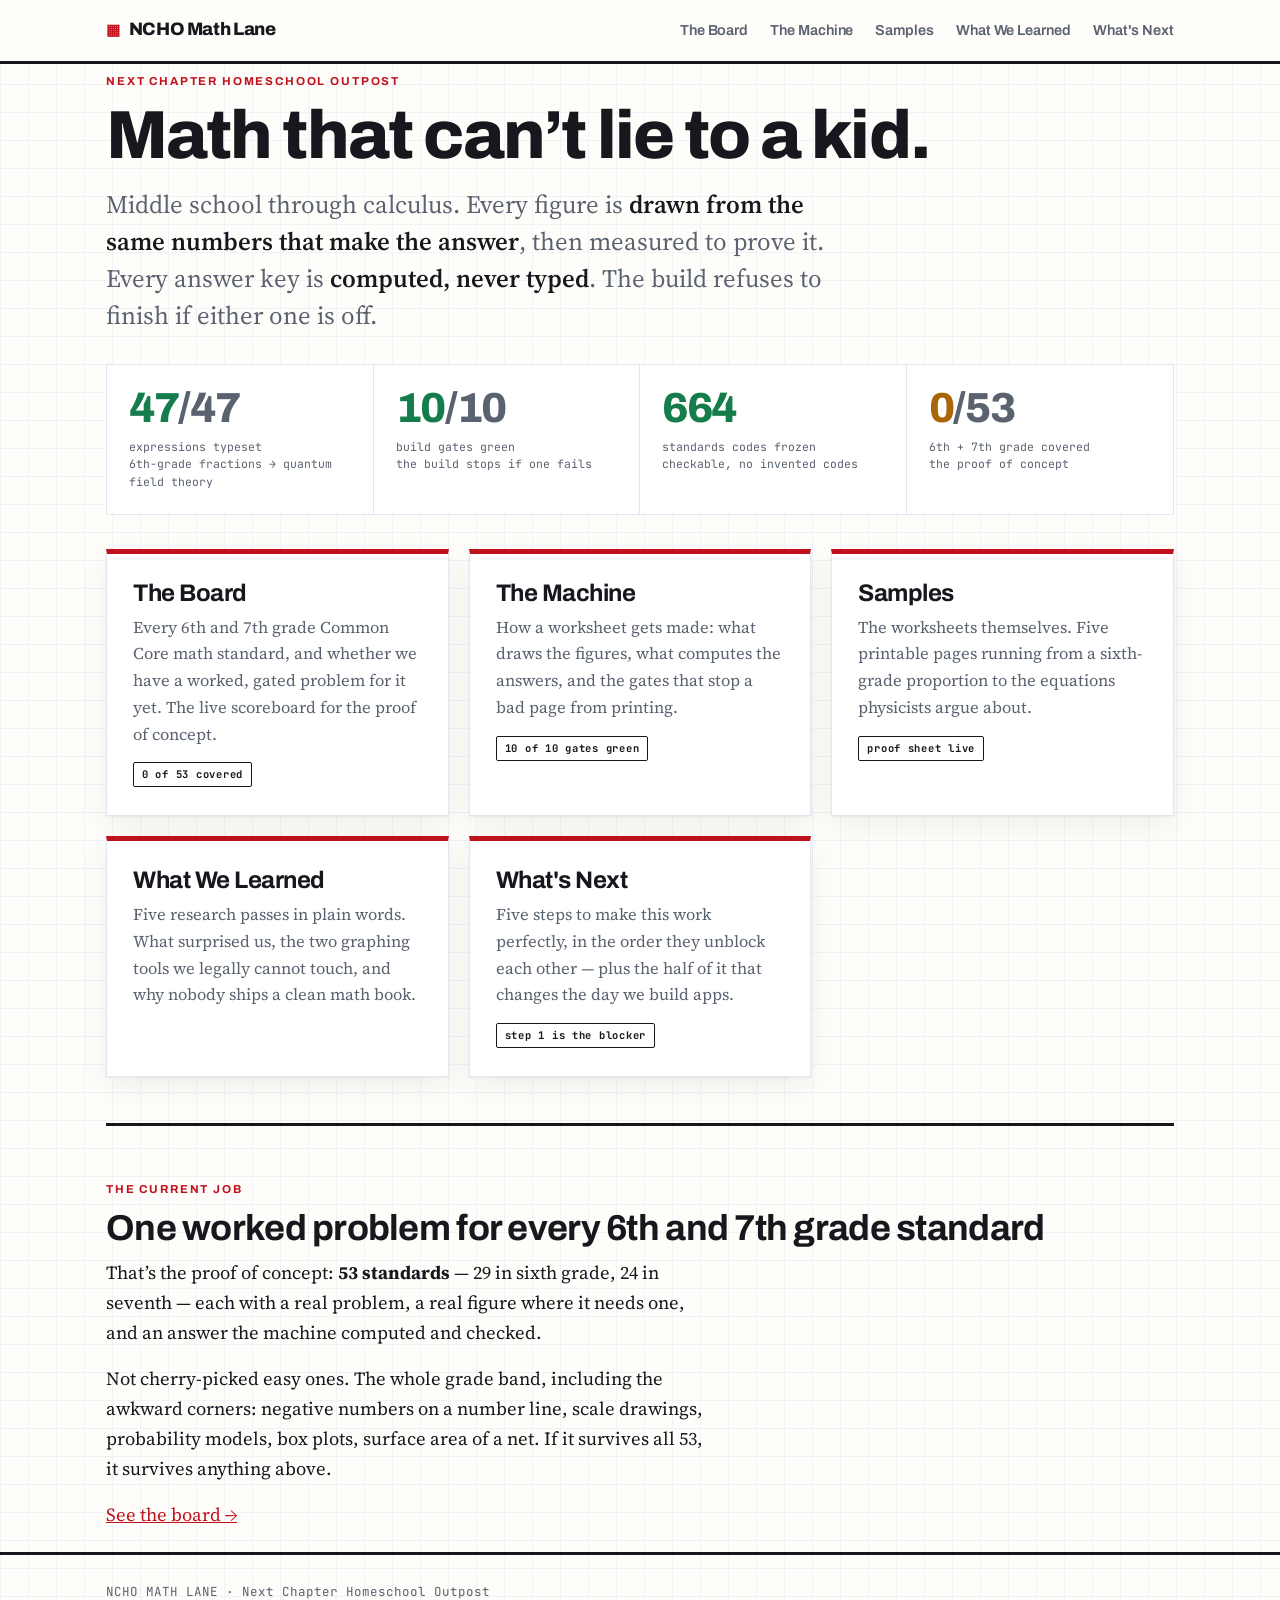
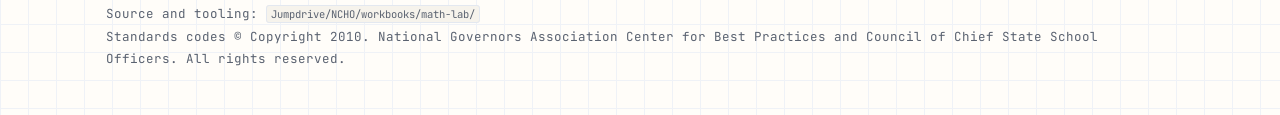
<file: site/index.html>
<!doctype html>
<html lang="en">
<head>
<meta charset="utf-8">
<meta name="viewport" content="width=device-width, initial-scale=1">
<meta name="robots" content="noindex, nofollow">
<title>NCHO Math Lane</title>
<meta name="description" content="Building math worksheets whose figures and answer keys cannot be wrong. Middle school and up.">
<link rel="icon" href="assets/favicon.svg" type="image/svg+xml">
<link rel="preconnect" href="https://fonts.googleapis.com">
<link rel="preconnect" href="https://fonts.gstatic.com" crossorigin>
<link rel="stylesheet" href="https://fonts.googleapis.com/css2?family=Archivo:wght@600;700;800&family=Source+Serif+4:ital,opsz,wght@0,8..60,400;0,8..60,600;1,8..60,400&family=JetBrains+Mono:wght@400;700&display=swap">
<link rel="stylesheet" href="assets/site.css">
</head>
<body>
<header class="site-head">
  <div class="wrap">
    <a class="home" href="index.html">NCHO Math Lane</a>
    <nav class="site-nav">
      <a href="standards/index.html">The Board</a>
      <a href="machine/index.html">The Machine</a>
      <a href="samples/index.html">Samples</a>
      <a href="findings/index.html">What We Learned</a>
      <a href="roadmap/index.html">What's Next</a>
    </nav>
  </div>
</header>

<main class="wrap">
  <span class="lbl">Next Chapter Homeschool Outpost</span>
  <h1>Math that can&rsquo;t lie to a kid.</h1>
  <p class="lede">Middle school through calculus. Every figure is <strong>drawn from the same
  numbers that make the answer</strong>, then measured to prove it. Every answer key is
  <strong>computed, never typed</strong>. The build refuses to finish if either one is off.</p>

  <div class="stats">
    <div>
      <div class="stat-n">47<span style="color:var(--pencil)">/47</span></div>
      <div class="stat-l">expressions typeset<br>6th-grade fractions &rarr; quantum field theory</div>
    </div>
    <div>
      <div class="stat-n">10<span style="color:var(--pencil)">/10</span></div>
      <div class="stat-l">build gates green<br>the build stops if one fails</div>
    </div>
    <div>
      <div class="stat-n">664</div>
      <div class="stat-l">standards codes frozen<br>checkable, no invented codes</div>
    </div>
    <div>
      <div class="stat-n amber">0<span style="color:var(--pencil)">/53</span></div>
      <div class="stat-l">6th + 7th grade covered<br>the proof of concept</div>
    </div>
  </div>

  <ul class="cards" id="module-cards"></ul>

  <hr class="hr">
  <section>
    <span class="lbl">The current job</span>
    <h2>One worked problem for every 6th and 7th grade standard</h2>
    <p>That&rsquo;s the proof of concept: <strong>53 standards</strong> &mdash; 29 in sixth grade,
    24 in seventh &mdash; each with a real problem, a real figure where it needs one, and an answer
    the machine computed and checked.</p>
    <p>Not cherry-picked easy ones. The whole grade band, including the awkward corners: negative
    numbers on a number line, scale drawings, probability models, box plots, surface area of a net.
    If it survives all 53, it survives anything above.</p>
    <p><a href="standards/index.html">See the board &rarr;</a></p>
  </section>
</main>

<script src="data/modules.js"></script>
<script src="assets/hub.js"></script>

<footer class="site-foot">
  <div class="wrap">
    <div>NCHO MATH LANE &middot; Next Chapter Homeschool Outpost</div>
    <div>Source and tooling: <code>Jumpdrive/NCHO/workbooks/math-lab/</code></div>
    <div>Standards codes &copy; Copyright 2010. National Governors Association Center for Best Practices and Council of Chief State School Officers. All rights reserved.</div>
  </div>
</footer>
</body>
</html>
</file>
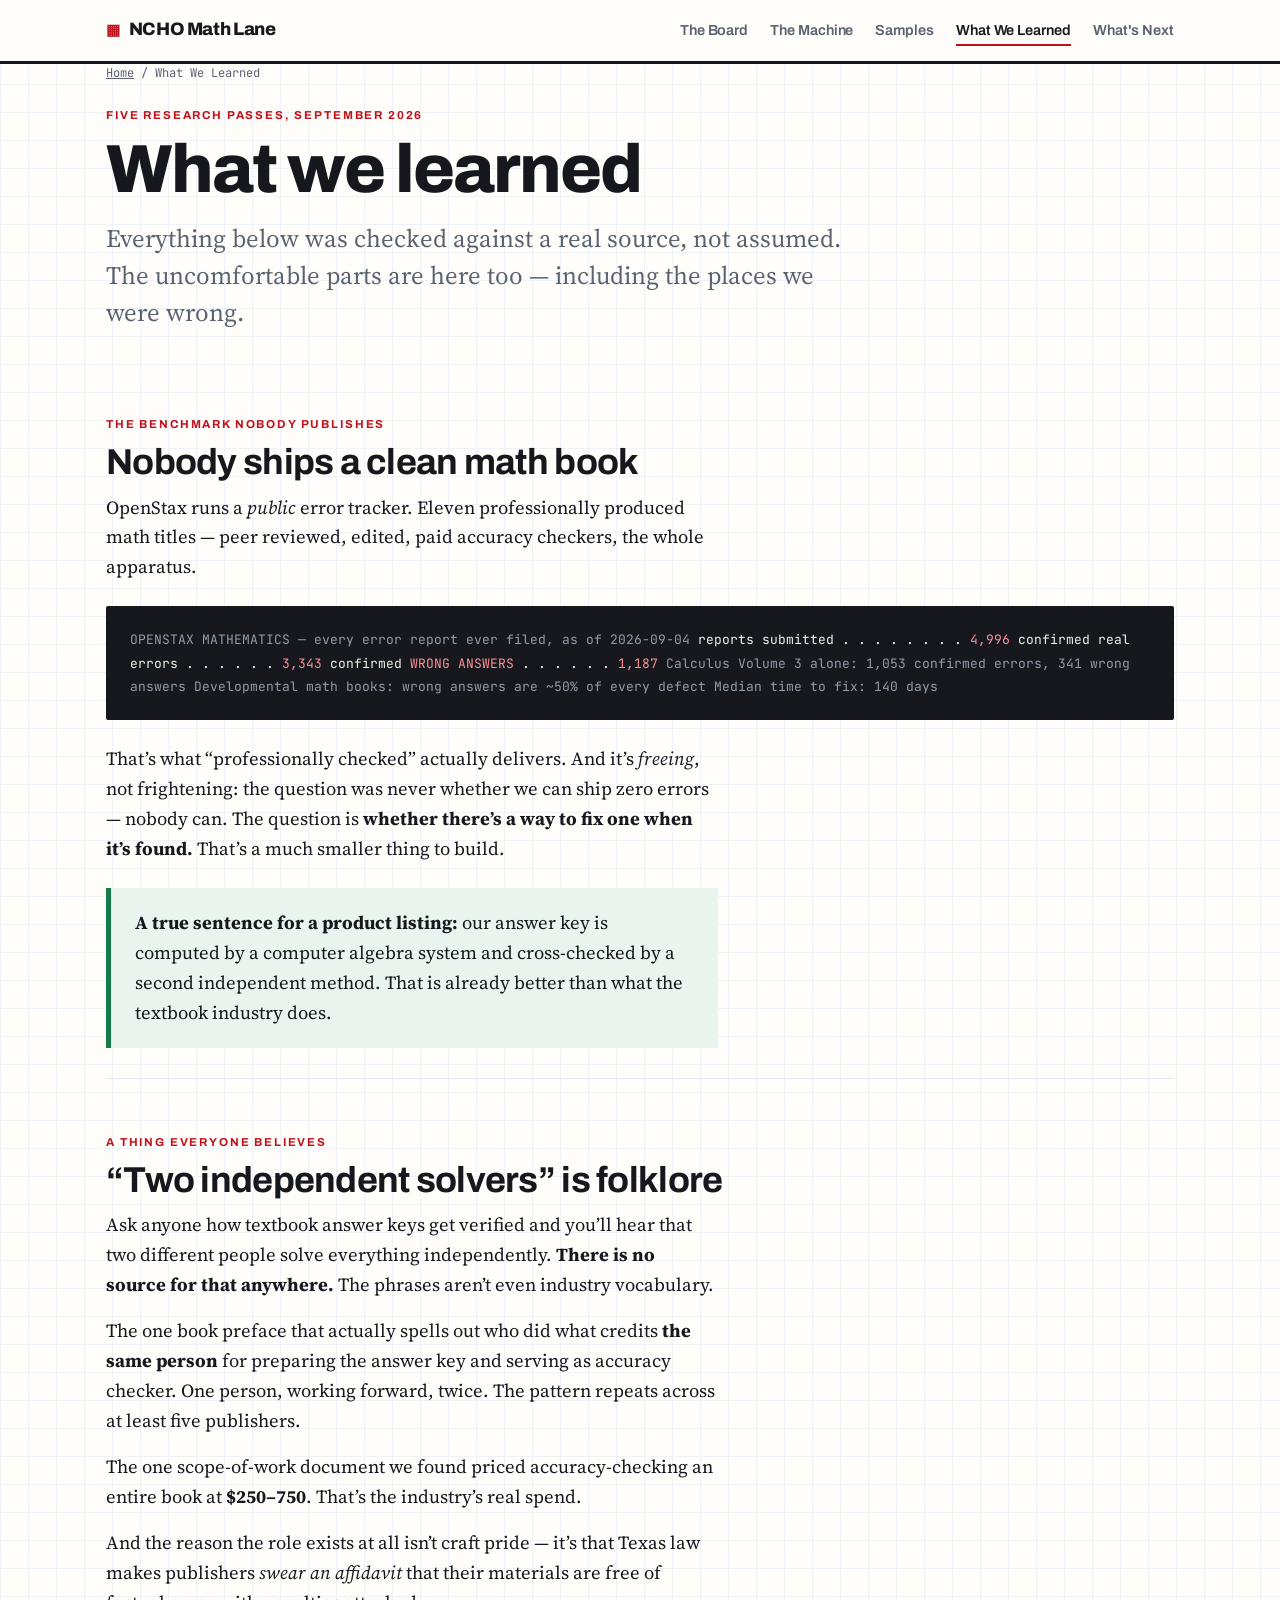
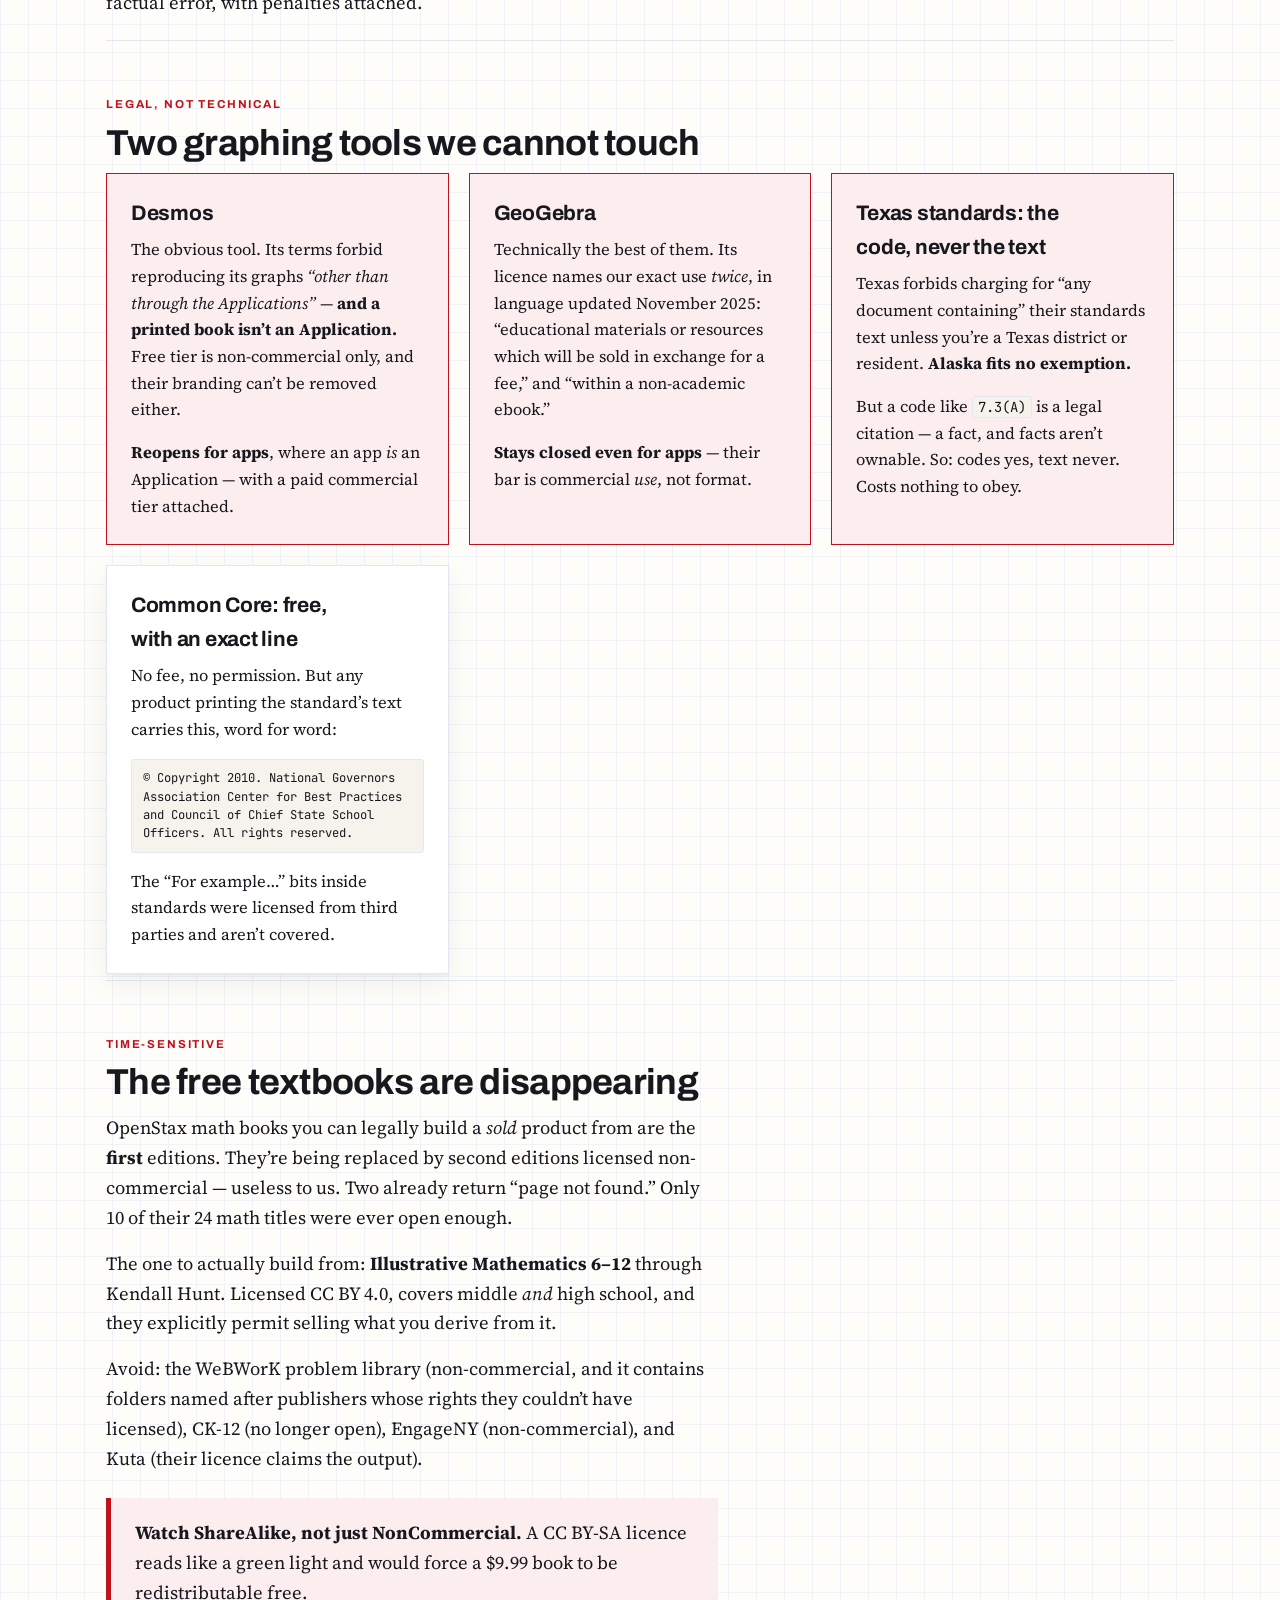
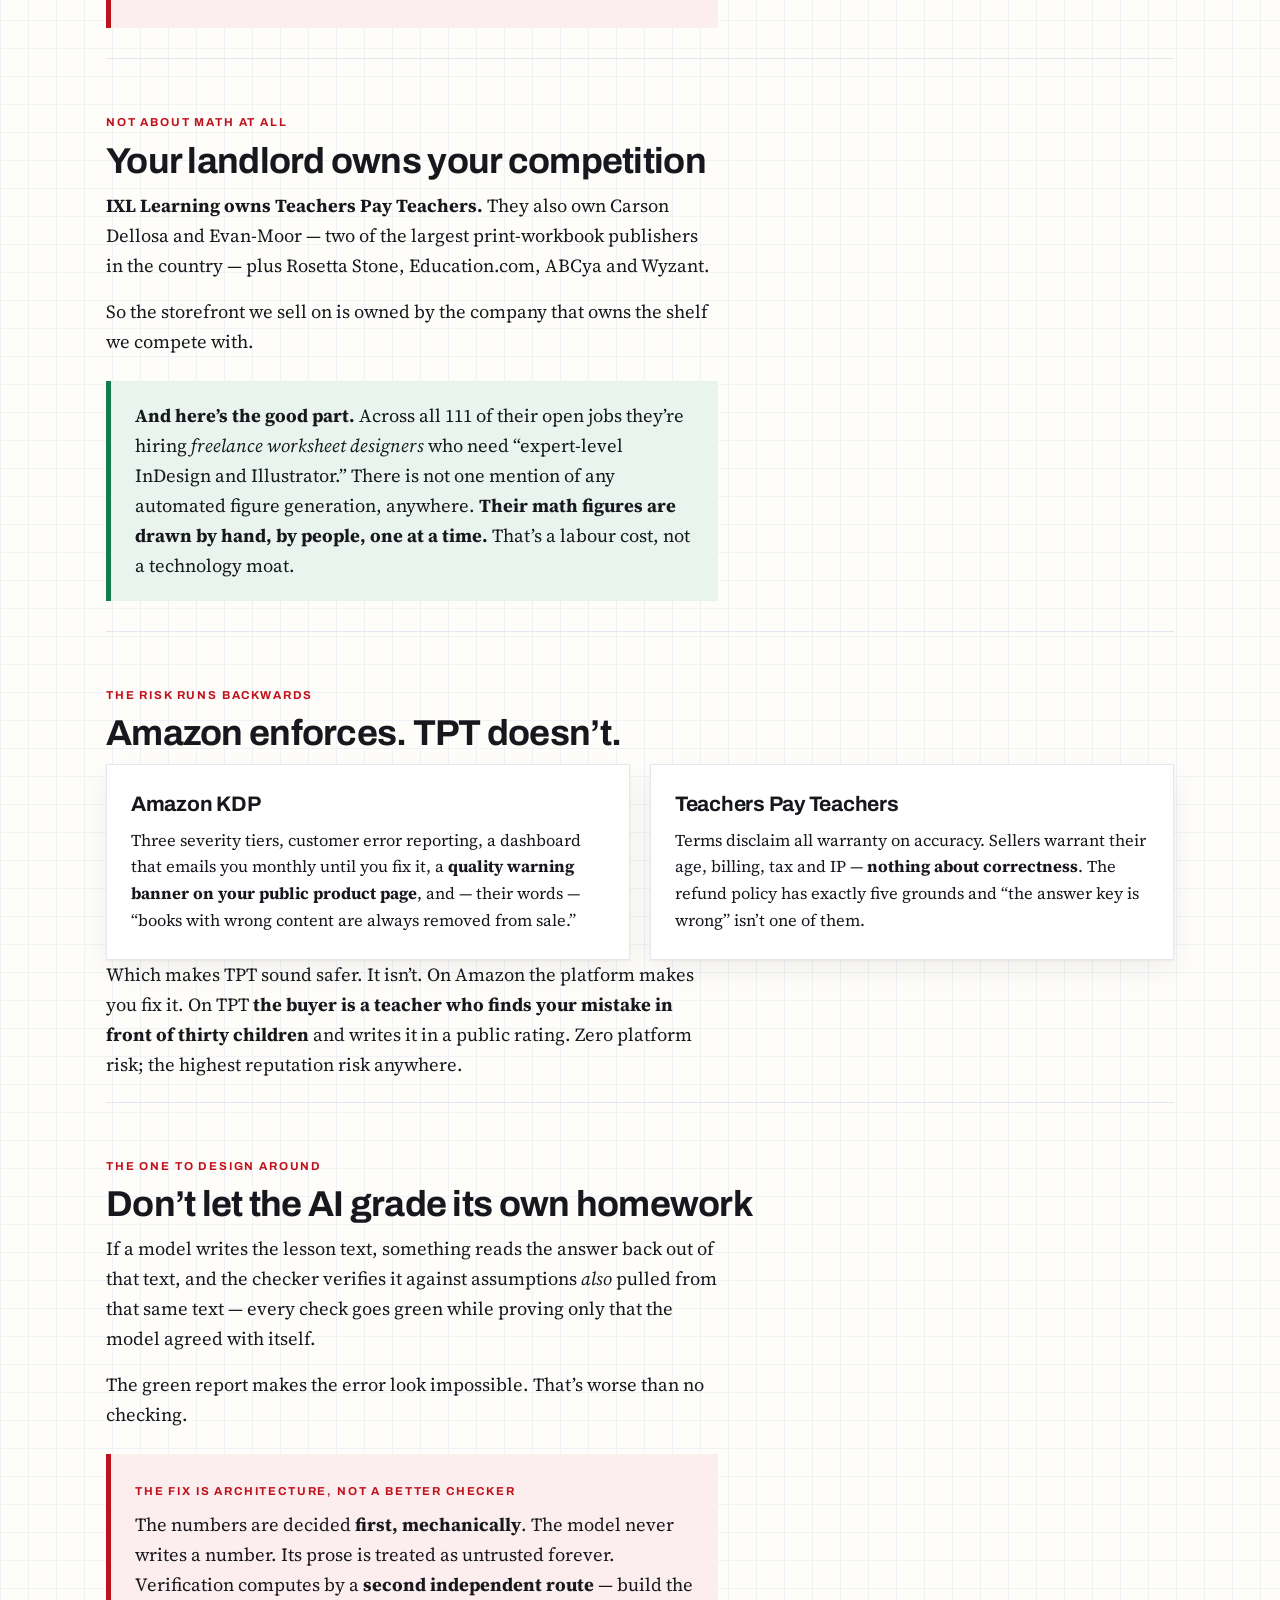
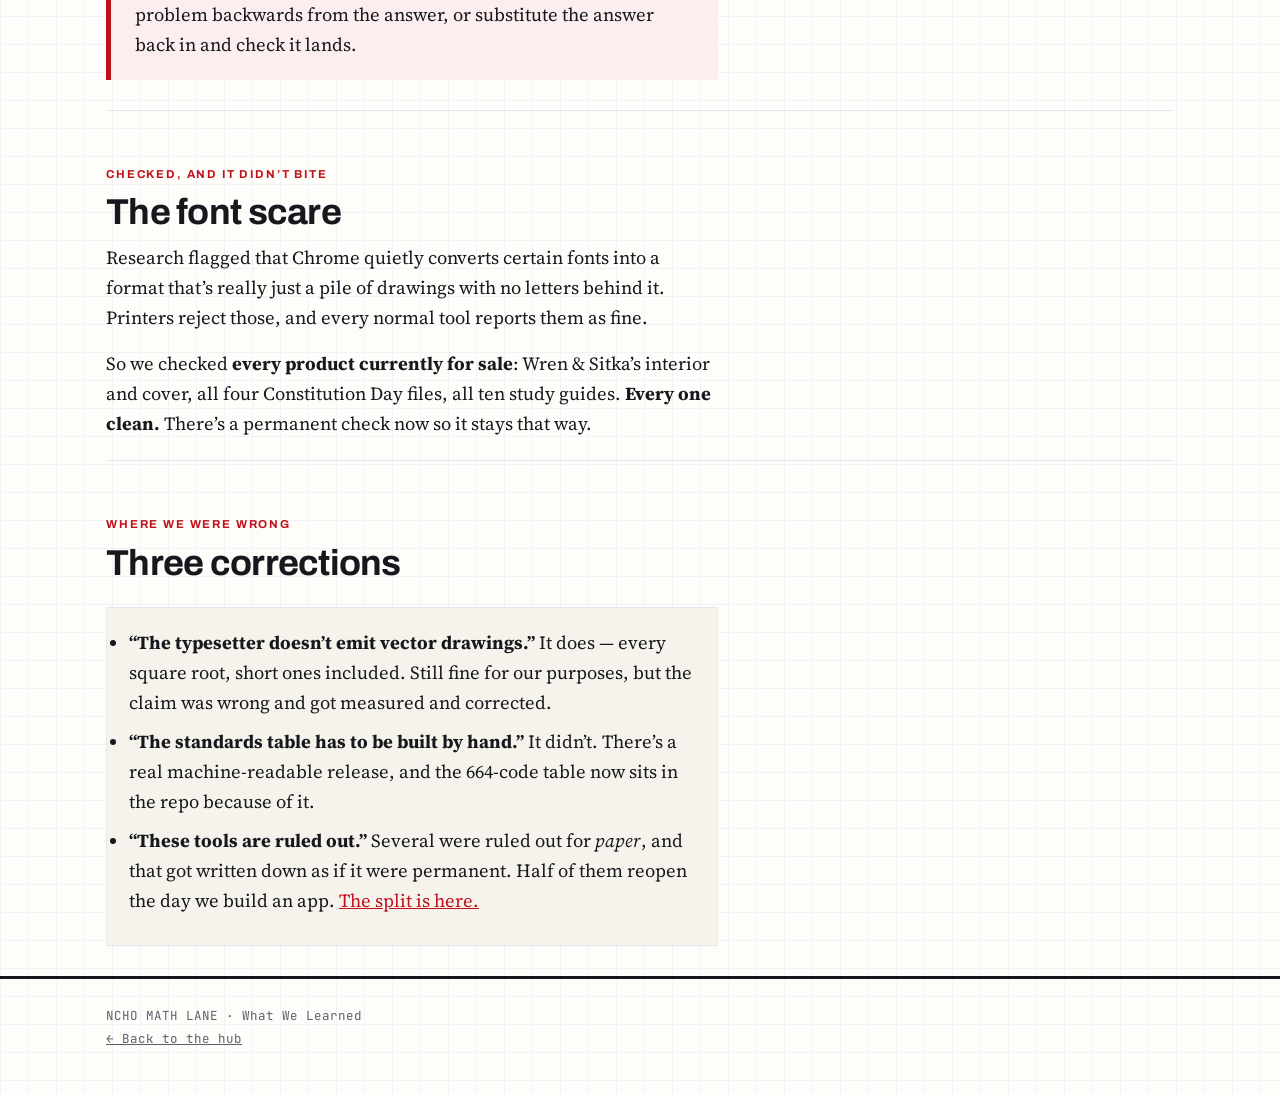
<file: site/findings/index.html>
<!doctype html>
<html lang="en">
<head>
<meta charset="utf-8">
<meta name="viewport" content="width=device-width, initial-scale=1">
<meta name="robots" content="noindex, nofollow">
<title>What We Learned &middot; NCHO Math Lane</title>
<meta name="description" content="Five research passes in plain words: the surprises, the legal landmines, and why nobody ships a clean math book.">
<link rel="icon" href="../assets/favicon.svg" type="image/svg+xml">
<link rel="preconnect" href="https://fonts.googleapis.com">
<link rel="preconnect" href="https://fonts.gstatic.com" crossorigin>
<link rel="stylesheet" href="https://fonts.googleapis.com/css2?family=Archivo:wght@600;700;800&family=Source+Serif+4:ital,opsz,wght@0,8..60,400;0,8..60,600;1,8..60,400&family=JetBrains+Mono:wght@400;700&display=swap">
<link rel="stylesheet" href="../assets/site.css">
</head>
<body>
<header class="site-head">
  <div class="wrap">
    <a class="home" href="../index.html">NCHO Math Lane</a>
    <nav class="site-nav">
      <a href="../standards/index.html">The Board</a>
      <a href="../machine/index.html">The Machine</a>
      <a href="../samples/index.html">Samples</a>
      <a href="index.html" aria-current="page">What We Learned</a>
      <a href="../roadmap/index.html">What's Next</a>
    </nav>
  </div>
</header>

<main class="wrap">
  <p class="crumb"><a href="../index.html">Home</a> / What We Learned</p>
  <span class="lbl">Five research passes, September 2026</span>
  <h1>What we learned</h1>
  <p class="lede">Everything below was checked against a real source, not assumed. The
  uncomfortable parts are here too &mdash; including the places we were wrong.</p>

  <section>
    <span class="lbl">The benchmark nobody publishes</span>
    <h2>Nobody ships a clean math book</h2>
    <p>OpenStax runs a <em>public</em> error tracker. Eleven professionally produced math titles —
    peer reviewed, edited, paid accuracy checkers, the whole apparatus.</p>
    <div class="readout">
<span class="d">OPENSTAX MATHEMATICS — every error report ever filed, as of 2026-09-04</span>

  reports submitted . . . . . . . . <span class="r">4,996</span>
  confirmed real errors . . . . . . <span class="r">3,343</span>
  confirmed <span class="r">WRONG ANSWERS</span> . . . . . . <span class="r">1,187</span>

  <span class="d">Calculus Volume 3 alone: 1,053 confirmed errors, 341 wrong answers</span>
  <span class="d">Developmental math books: wrong answers are ~50% of every defect</span>
  <span class="d">Median time to fix: 140 days</span>
    </div>
    <p>That&rsquo;s what &ldquo;professionally checked&rdquo; actually delivers. And it&rsquo;s
    <em>freeing</em>, not frightening: the question was never whether we can ship zero errors —
    nobody can. The question is <strong>whether there&rsquo;s a way to fix one when it&rsquo;s
    found.</strong> That&rsquo;s a much smaller thing to build.</p>
    <div class="note">
      <p><strong>A true sentence for a product listing:</strong> our answer key is computed by a
      computer algebra system and cross-checked by a second independent method. That is already
      better than what the textbook industry does.</p>
    </div>
  </section>

  <section>
    <span class="lbl">A thing everyone believes</span>
    <h2>&ldquo;Two independent solvers&rdquo; is folklore</h2>
    <p>Ask anyone how textbook answer keys get verified and you&rsquo;ll hear that two different
    people solve everything independently. <strong>There is no source for that anywhere.</strong>
    The phrases aren&rsquo;t even industry vocabulary.</p>
    <p>The one book preface that actually spells out who did what credits <strong>the same
    person</strong> for preparing the answer key and serving as accuracy checker. One person,
    working forward, twice. The pattern repeats across at least five publishers.</p>
    <p>The one scope-of-work document we found priced accuracy-checking an entire book at
    <strong>$250&ndash;750</strong>. That&rsquo;s the industry&rsquo;s real spend.</p>
    <p>And the reason the role exists at all isn&rsquo;t craft pride — it&rsquo;s that Texas law
    makes publishers <em>swear an affidavit</em> that their materials are free of factual error,
    with penalties attached.</p>
  </section>

  <section>
    <span class="lbl">Legal, not technical</span>
    <h2>Two graphing tools we cannot touch</h2>
    <div class="grid2">
      <div class="panel warn">
        <h3>Desmos</h3>
        <p>The obvious tool. Its terms forbid reproducing its graphs <em>&ldquo;other than through
        the Applications&rdquo;</em> — <strong>and a printed book isn&rsquo;t an
        Application.</strong> Free tier is non-commercial only, and their branding can&rsquo;t be
        removed either.</p>
        <p><strong>Reopens for apps</strong>, where an app <em>is</em> an Application — with a paid
        commercial tier attached.</p>
      </div>
      <div class="panel warn">
        <h3>GeoGebra</h3>
        <p>Technically the best of them. Its licence names our exact use <em>twice</em>, in
        language updated November 2025: &ldquo;educational materials or resources which will be
        sold in exchange for a fee,&rdquo; and &ldquo;within a non-academic ebook.&rdquo;</p>
        <p><strong>Stays closed even for apps</strong> — their bar is commercial <em>use</em>, not
        format.</p>
      </div>
      <div class="panel warn">
        <h3>Texas standards: the code, never the text</h3>
        <p>Texas forbids charging for &ldquo;any document containing&rdquo; their standards text
        unless you&rsquo;re a Texas district or resident. <strong>Alaska fits no exemption.</strong></p>
        <p>But a code like <code>7.3(A)</code> is a legal citation — a fact, and facts
        aren&rsquo;t ownable. So: codes yes, text never. Costs nothing to obey.</p>
      </div>
      <div class="panel">
        <h3>Common Core: free, with an exact line</h3>
        <p>No fee, no permission. But any product printing the standard&rsquo;s text carries this,
        word for word:</p>
        <p style="font-size:14.5px"><code style="white-space:normal;display:block;padding:9px 11px;line-height:1.5">&copy; Copyright 2010. National Governors Association Center for Best Practices and Council of Chief State School Officers. All rights reserved.</code></p>
        <p>The &ldquo;For example&hellip;&rdquo; bits inside standards were licensed from third
        parties and aren&rsquo;t covered.</p>
      </div>
    </div>
  </section>

  <section>
    <span class="lbl">Time-sensitive</span>
    <h2>The free textbooks are disappearing</h2>
    <p>OpenStax math books you can legally build a <em>sold</em> product from are the
    <strong>first</strong> editions. They&rsquo;re being replaced by second editions licensed
    non-commercial — useless to us. Two already return &ldquo;page not found.&rdquo; Only 10 of
    their 24 math titles were ever open enough.</p>
    <p>The one to actually build from: <strong>Illustrative Mathematics 6&ndash;12</strong> through
    Kendall Hunt. Licensed CC BY 4.0, covers middle <em>and</em> high school, and they explicitly
    permit selling what you derive from it.</p>
    <p>Avoid: the WeBWorK problem library (non-commercial, and it contains folders named after
    publishers whose rights they couldn&rsquo;t have licensed), CK-12 (no longer open), EngageNY
    (non-commercial), and Kuta (their licence claims the output).</p>
    <div class="callout">
      <p><strong>Watch ShareAlike, not just NonCommercial.</strong> A CC BY-SA licence reads like a
      green light and would force a $9.99 book to be redistributable free.</p>
    </div>
  </section>

  <section>
    <span class="lbl">Not about math at all</span>
    <h2>Your landlord owns your competition</h2>
    <p><strong>IXL Learning owns Teachers Pay Teachers.</strong> They also own Carson Dellosa and
    Evan-Moor — two of the largest print-workbook publishers in the country — plus Rosetta Stone,
    Education.com, ABCya and Wyzant.</p>
    <p>So the storefront we sell on is owned by the company that owns the shelf we compete with.</p>
    <div class="note">
      <p><strong>And here&rsquo;s the good part.</strong> Across all 111 of their open jobs
      they&rsquo;re hiring <em>freelance worksheet designers</em> who need &ldquo;expert-level
      InDesign and Illustrator.&rdquo; There is not one mention of any automated figure generation,
      anywhere. <strong>Their math figures are drawn by hand, by people, one at a time.</strong>
      That&rsquo;s a labour cost, not a technology moat.</p>
    </div>
  </section>

  <section>
    <span class="lbl">The risk runs backwards</span>
    <h2>Amazon enforces. TPT doesn&rsquo;t.</h2>
    <div class="grid2">
      <div class="panel">
        <h3>Amazon KDP</h3>
        <p>Three severity tiers, customer error reporting, a dashboard that emails you monthly
        until you fix it, a <strong>quality warning banner on your public product page</strong>,
        and — their words — &ldquo;books with wrong content are always removed from sale.&rdquo;</p>
      </div>
      <div class="panel">
        <h3>Teachers Pay Teachers</h3>
        <p>Terms disclaim all warranty on accuracy. Sellers warrant their age, billing, tax and IP
        — <strong>nothing about correctness</strong>. The refund policy has exactly five grounds
        and &ldquo;the answer key is wrong&rdquo; isn&rsquo;t one of them.</p>
      </div>
    </div>
    <p>Which makes TPT sound safer. It isn&rsquo;t. On Amazon the platform makes you fix it. On TPT
    <strong>the buyer is a teacher who finds your mistake in front of thirty children</strong> and
    writes it in a public rating. Zero platform risk; the highest reputation risk anywhere.</p>
  </section>

  <section>
    <span class="lbl">The one to design around</span>
    <h2>Don&rsquo;t let the AI grade its own homework</h2>
    <p>If a model writes the lesson text, something reads the answer back out of that text, and the
    checker verifies it against assumptions <em>also</em> pulled from that same text — every check
    goes green while proving only that the model agreed with itself.</p>
    <p>The green report makes the error look impossible. That&rsquo;s worse than no checking.</p>
    <div class="callout">
      <span class="lbl">The fix is architecture, not a better checker</span>
      <p>The numbers are decided <strong>first, mechanically</strong>. The model never writes a
      number. Its prose is treated as untrusted forever. Verification computes by a
      <strong>second independent route</strong> — build the problem backwards from the answer, or
      substitute the answer back in and check it lands.</p>
    </div>
  </section>

  <section>
    <span class="lbl">Checked, and it didn&rsquo;t bite</span>
    <h2>The font scare</h2>
    <p>Research flagged that Chrome quietly converts certain fonts into a format that&rsquo;s
    really just a pile of drawings with no letters behind it. Printers reject those, and every
    normal tool reports them as fine.</p>
    <p>So we checked <strong>every product currently for sale</strong>: Wren &amp; Sitka&rsquo;s
    interior and cover, all four Constitution Day files, all ten study guides.
    <strong>Every one clean.</strong> There&rsquo;s a permanent check now so it stays that way.</p>
  </section>

  <section>
    <span class="lbl">Where we were wrong</span>
    <h2>Three corrections</h2>
    <ul class="plain">
      <li><strong>&ldquo;The typesetter doesn&rsquo;t emit vector drawings.&rdquo;</strong> It does
      — every square root, short ones included. Still fine for our purposes, but the claim was
      wrong and got measured and corrected.</li>
      <li><strong>&ldquo;The standards table has to be built by hand.&rdquo;</strong> It
      didn&rsquo;t. There&rsquo;s a real machine-readable release, and the 664-code table now sits
      in the repo because of it.</li>
      <li><strong>&ldquo;These tools are ruled out.&rdquo;</strong> Several were ruled out for
      <em>paper</em>, and that got written down as if it were permanent. Half of them reopen the
      day we build an app. <a href="../roadmap/index.html#apps">The split is here.</a></li>
    </ul>
  </section>
</main>

<footer class="site-foot">
  <div class="wrap">
    <div>NCHO MATH LANE &middot; What We Learned</div>
    <div><a href="../index.html">&larr; Back to the hub</a></div>
  </div>
</footer>
</body>
</html>
</file>
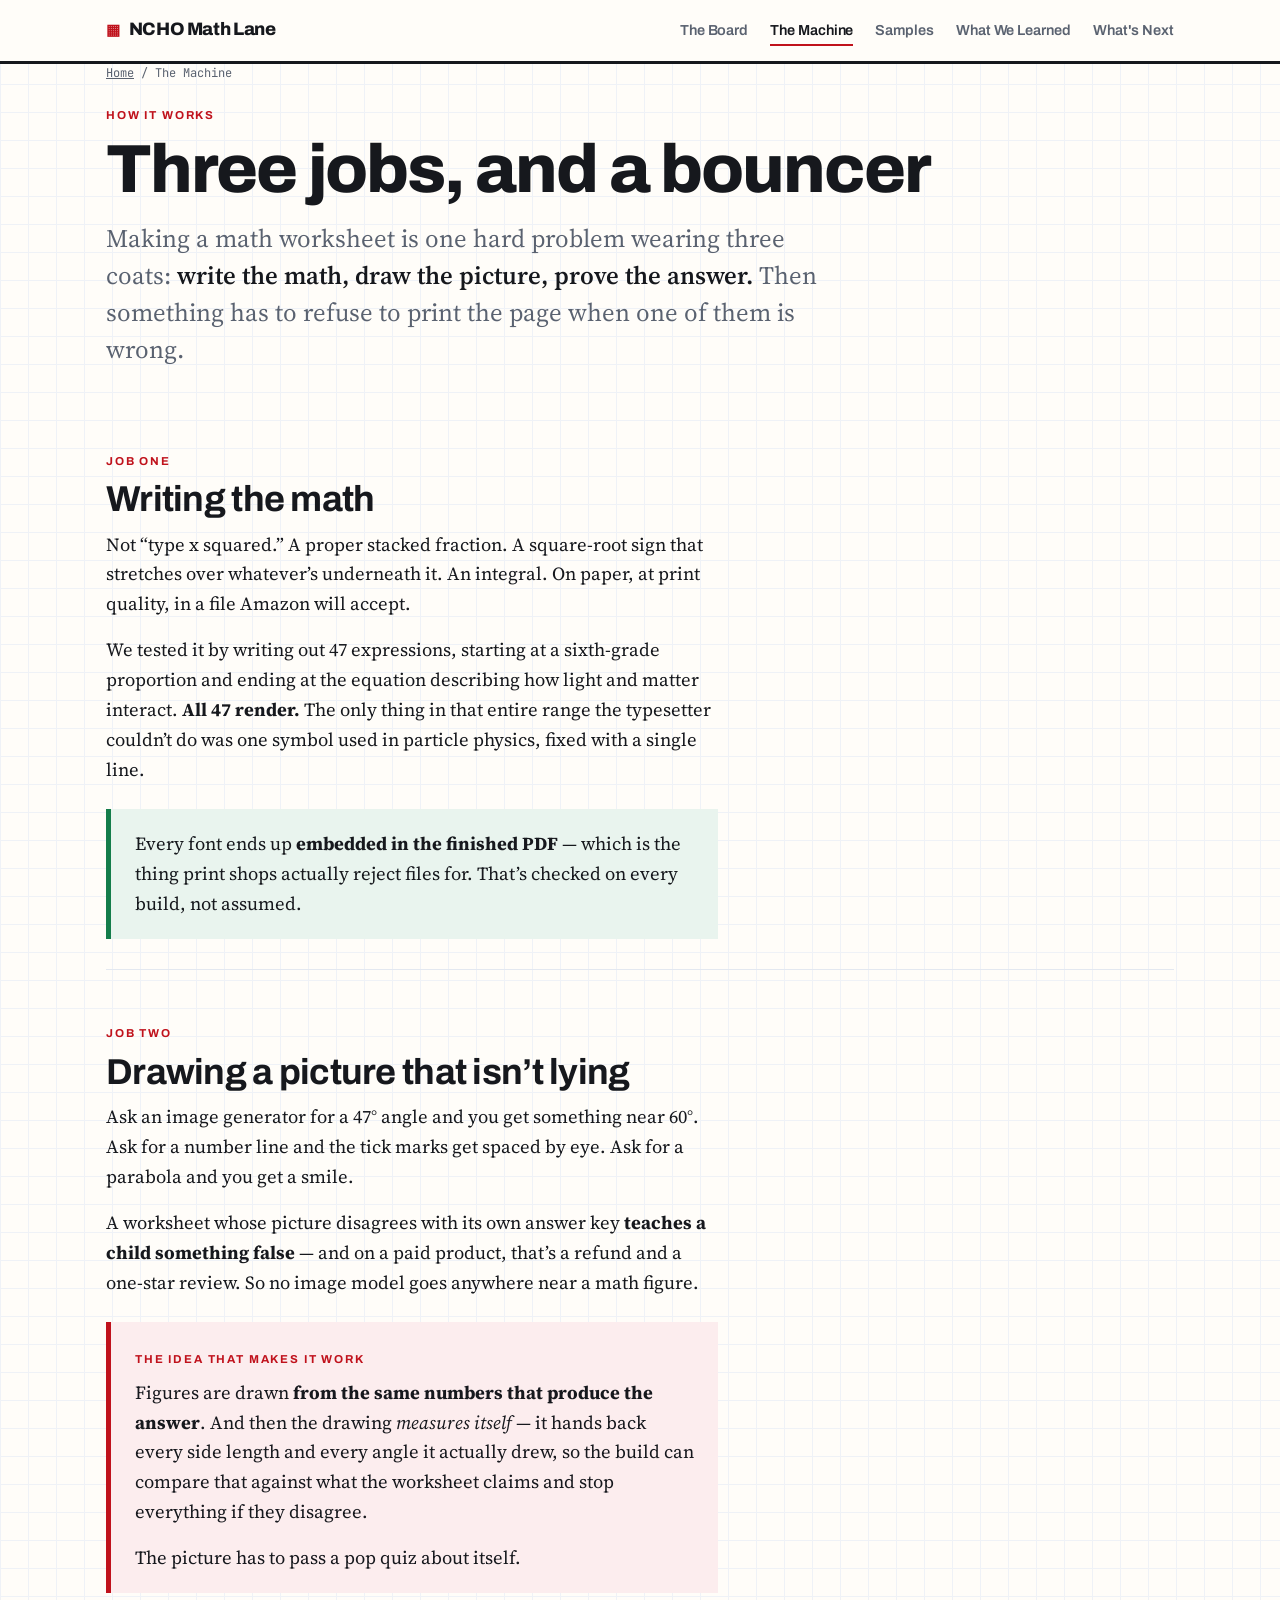
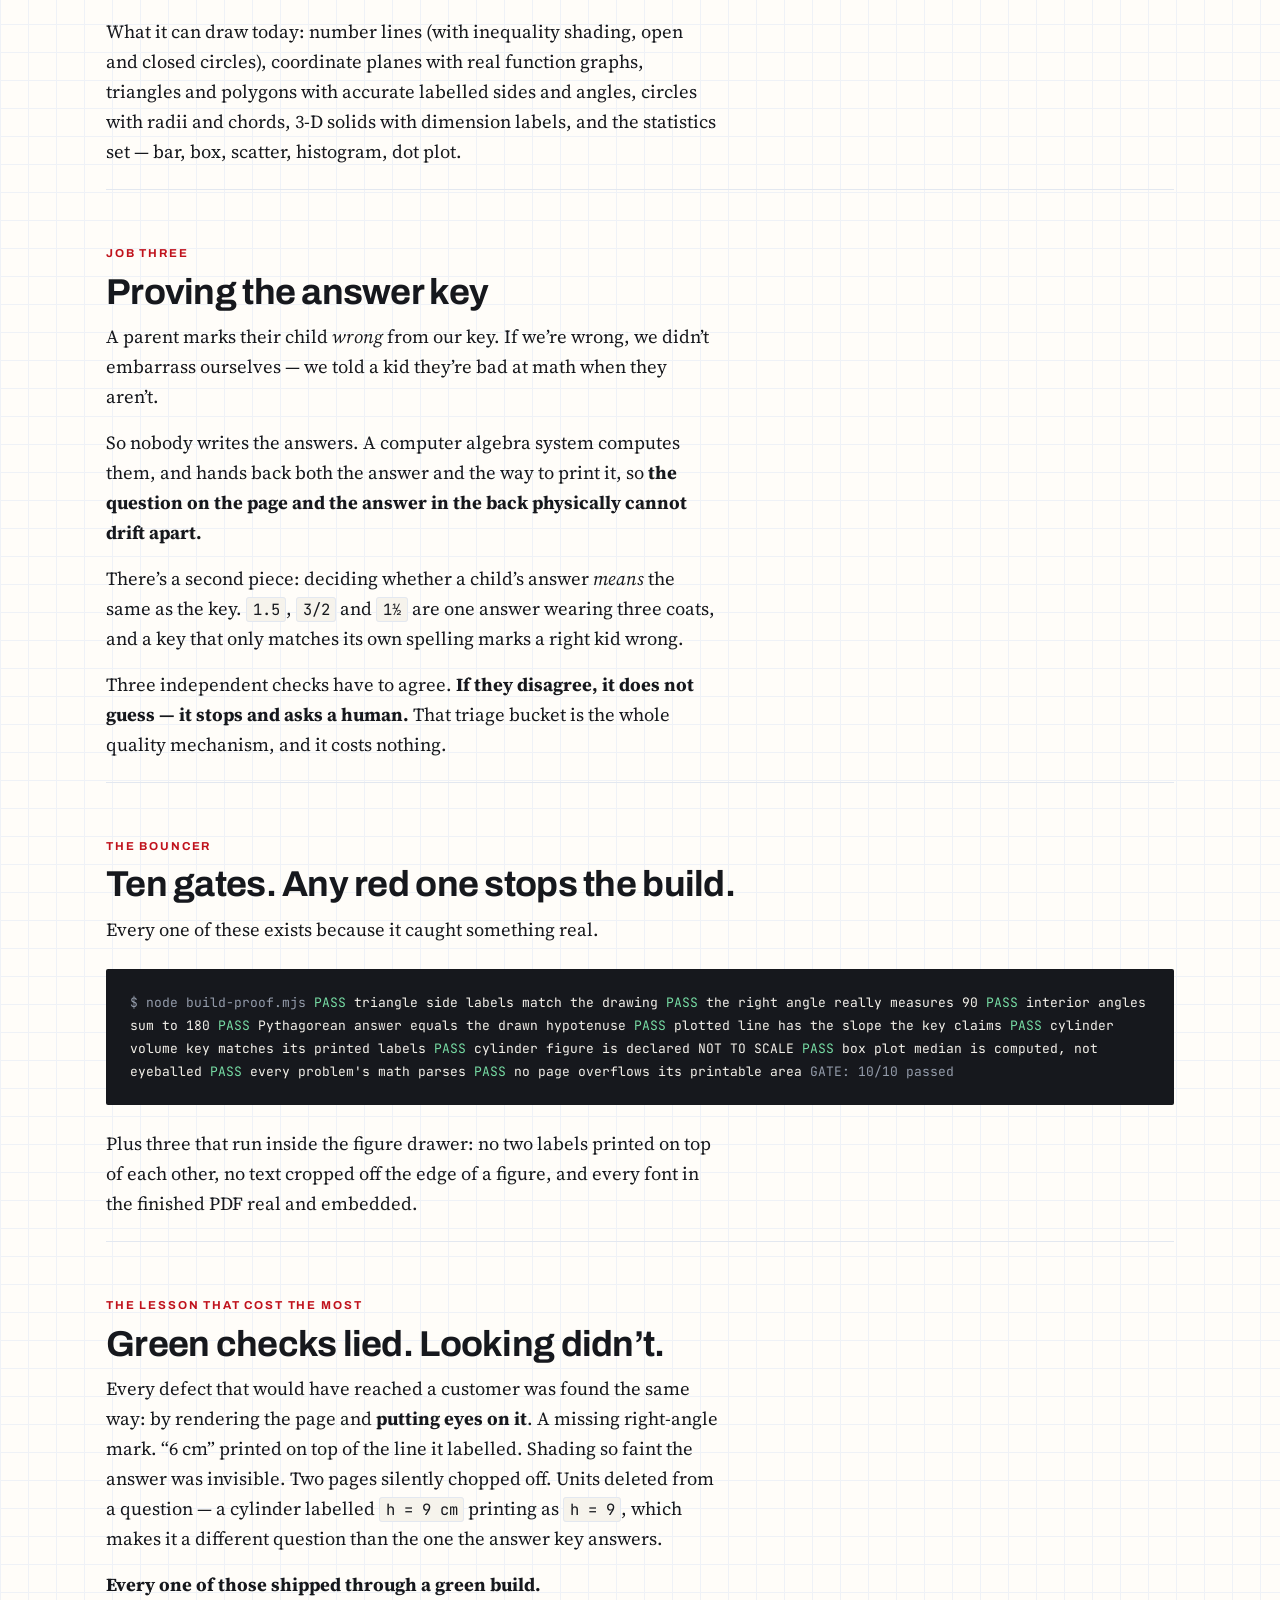
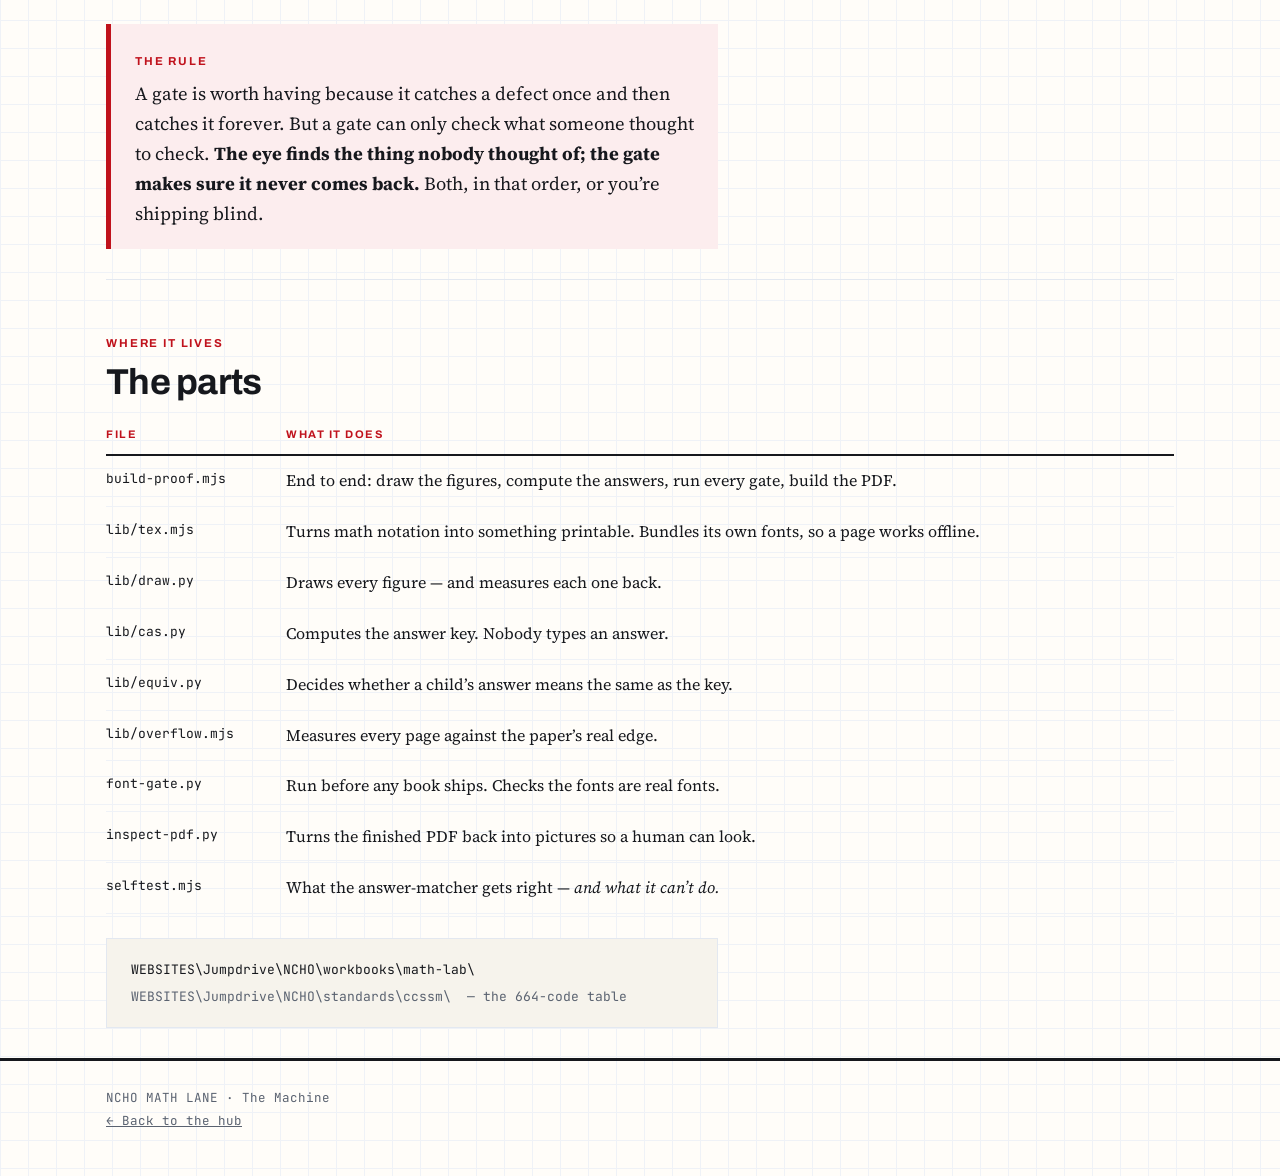
<file: site/machine/index.html>
<!doctype html>
<html lang="en">
<head>
<meta charset="utf-8">
<meta name="viewport" content="width=device-width, initial-scale=1">
<meta name="robots" content="noindex, nofollow">
<title>The Machine &middot; NCHO Math Lane</title>
<meta name="description" content="How a math worksheet gets made: what draws the figures, what computes the answers, and the gates that stop a bad page.">
<link rel="icon" href="../assets/favicon.svg" type="image/svg+xml">
<link rel="preconnect" href="https://fonts.googleapis.com">
<link rel="preconnect" href="https://fonts.gstatic.com" crossorigin>
<link rel="stylesheet" href="https://fonts.googleapis.com/css2?family=Archivo:wght@600;700;800&family=Source+Serif+4:ital,opsz,wght@0,8..60,400;0,8..60,600;1,8..60,400&family=JetBrains+Mono:wght@400;700&display=swap">
<link rel="stylesheet" href="../assets/site.css">
</head>
<body>
<header class="site-head">
  <div class="wrap">
    <a class="home" href="../index.html">NCHO Math Lane</a>
    <nav class="site-nav">
      <a href="../standards/index.html">The Board</a>
      <a href="index.html" aria-current="page">The Machine</a>
      <a href="../samples/index.html">Samples</a>
      <a href="../findings/index.html">What We Learned</a>
      <a href="../roadmap/index.html">What's Next</a>
    </nav>
  </div>
</header>

<main class="wrap">
  <p class="crumb"><a href="../index.html">Home</a> / The Machine</p>
  <span class="lbl">How it works</span>
  <h1>Three jobs, and a bouncer</h1>
  <p class="lede">Making a math worksheet is one hard problem wearing three coats: <strong>write the
  math, draw the picture, prove the answer.</strong> Then something has to refuse to print the page
  when one of them is wrong.</p>

  <section>
    <span class="lbl">Job one</span>
    <h2>Writing the math</h2>
    <p>Not &ldquo;type x squared.&rdquo; A proper stacked fraction. A square-root sign that
    stretches over whatever&rsquo;s underneath it. An integral. On paper, at print quality, in a
    file Amazon will accept.</p>
    <p>We tested it by writing out 47 expressions, starting at a sixth-grade proportion and ending
    at the equation describing how light and matter interact. <strong>All 47 render.</strong> The
    only thing in that entire range the typesetter couldn&rsquo;t do was one symbol used in
    particle physics, fixed with a single line.</p>
    <div class="note">
      <p>Every font ends up <strong>embedded in the finished PDF</strong> — which is the thing
      print shops actually reject files for. That&rsquo;s checked on every build, not assumed.</p>
    </div>
  </section>

  <section>
    <span class="lbl">Job two</span>
    <h2>Drawing a picture that isn&rsquo;t lying</h2>
    <p>Ask an image generator for a 47&deg; angle and you get something near 60&deg;. Ask for a
    number line and the tick marks get spaced by eye. Ask for a parabola and you get a smile.</p>
    <p>A worksheet whose picture disagrees with its own answer key <strong>teaches a child
    something false</strong> — and on a paid product, that&rsquo;s a refund and a one-star review.
    So no image model goes anywhere near a math figure.</p>
    <div class="callout">
      <span class="lbl">The idea that makes it work</span>
      <p>Figures are drawn <strong>from the same numbers that produce the answer</strong>. And then
      the drawing <em>measures itself</em> — it hands back every side length and every angle it
      actually drew, so the build can compare that against what the worksheet claims and stop
      everything if they disagree.</p>
      <p>The picture has to pass a pop quiz about itself.</p>
    </div>
    <p>What it can draw today: number lines (with inequality shading, open and closed circles),
    coordinate planes with real function graphs, triangles and polygons with accurate labelled
    sides and angles, circles with radii and chords, 3-D solids with dimension labels, and the
    statistics set — bar, box, scatter, histogram, dot plot.</p>
  </section>

  <section>
    <span class="lbl">Job three</span>
    <h2>Proving the answer key</h2>
    <p>A parent marks their child <em>wrong</em> from our key. If we&rsquo;re wrong, we
    didn&rsquo;t embarrass ourselves — we told a kid they&rsquo;re bad at math when they
    aren&rsquo;t.</p>
    <p>So nobody writes the answers. A computer algebra system computes them, and hands back both
    the answer and the way to print it, so <strong>the question on the page and the answer in the
    back physically cannot drift apart.</strong></p>
    <p>There&rsquo;s a second piece: deciding whether a child&rsquo;s answer <em>means</em> the same
    as the key. <code>1.5</code>, <code>3/2</code> and <code>1&frac12;</code> are one answer wearing
    three coats, and a key that only matches its own spelling marks a right kid wrong.</p>
    <p>Three independent checks have to agree. <strong>If they disagree, it does not guess — it
    stops and asks a human.</strong> That triage bucket is the whole quality mechanism, and it
    costs nothing.</p>
  </section>

  <section>
    <span class="lbl">The bouncer</span>
    <h2>Ten gates. Any red one stops the build.</h2>
    <p>Every one of these exists because it caught something real.</p>
    <div class="readout">
<span class="d">$ node build-proof.mjs</span>

  <span class="g">PASS</span>  triangle side labels match the drawing
  <span class="g">PASS</span>  the right angle really measures 90
  <span class="g">PASS</span>  interior angles sum to 180
  <span class="g">PASS</span>  Pythagorean answer equals the drawn hypotenuse
  <span class="g">PASS</span>  plotted line has the slope the key claims
  <span class="g">PASS</span>  cylinder volume key matches its printed labels
  <span class="g">PASS</span>  cylinder figure is declared NOT TO SCALE
  <span class="g">PASS</span>  box plot median is computed, not eyeballed
  <span class="g">PASS</span>  every problem's math parses
  <span class="g">PASS</span>  no page overflows its printable area

<span class="d">GATE: 10/10 passed</span>
    </div>
    <p>Plus three that run inside the figure drawer: no two labels printed on top of each other, no
    text cropped off the edge of a figure, and every font in the finished PDF real and embedded.</p>
  </section>

  <section>
    <span class="lbl">The lesson that cost the most</span>
    <h2>Green checks lied. Looking didn&rsquo;t.</h2>
    <p>Every defect that would have reached a customer was found the same way: by rendering the
    page and <strong>putting eyes on it</strong>. A missing right-angle mark. &ldquo;6 cm&rdquo;
    printed on top of the line it labelled. Shading so faint the answer was invisible. Two pages
    silently chopped off. Units deleted from a question — a cylinder labelled
    <code>h = 9 cm</code> printing as <code>h = 9</code>, which makes it a different question than
    the one the answer key answers.</p>
    <p><strong>Every one of those shipped through a green build.</strong></p>
    <div class="callout">
      <span class="lbl">The rule</span>
      <p>A gate is worth having because it catches a defect once and then catches it forever. But a
      gate can only check what someone thought to check. <strong>The eye finds the thing nobody
      thought of; the gate makes sure it never comes back.</strong> Both, in that order, or
      you&rsquo;re shipping blind.</p>
    </div>
  </section>

  <section>
    <span class="lbl">Where it lives</span>
    <h2>The parts</h2>
    <div class="tblwrap">
      <table class="files">
        <thead><tr><th>File</th><th>What it does</th></tr></thead>
        <tbody>
          <tr><td>build-proof.mjs</td><td>End to end: draw the figures, compute the answers, run every gate, build the PDF.</td></tr>
          <tr><td>lib/tex.mjs</td><td>Turns math notation into something printable. Bundles its own fonts, so a page works offline.</td></tr>
          <tr><td>lib/draw.py</td><td>Draws every figure — and measures each one back.</td></tr>
          <tr><td>lib/cas.py</td><td>Computes the answer key. Nobody types an answer.</td></tr>
          <tr><td>lib/equiv.py</td><td>Decides whether a child&rsquo;s answer means the same as the key.</td></tr>
          <tr><td>lib/overflow.mjs</td><td>Measures every page against the paper&rsquo;s real edge.</td></tr>
          <tr><td>font-gate.py</td><td>Run before any book ships. Checks the fonts are real fonts.</td></tr>
          <tr><td>inspect-pdf.py</td><td>Turns the finished PDF back into pictures so a human can look.</td></tr>
          <tr><td>selftest.mjs</td><td>What the answer-matcher gets right — <em>and what it can&rsquo;t do.</em></td></tr>
        </tbody>
      </table>
    </div>
    <div class="plain">
      <p class="mono" style="font-size:13px;margin:0">WEBSITES\Jumpdrive\NCHO\workbooks\math-lab\</p>
      <p class="mono" style="font-size:13px;margin:6px 0 0;color:var(--pencil)">WEBSITES\Jumpdrive\NCHO\standards\ccssm\ &nbsp;&mdash; the 664-code table</p>
    </div>
  </section>
</main>

<footer class="site-foot">
  <div class="wrap">
    <div>NCHO MATH LANE &middot; The Machine</div>
    <div><a href="../index.html">&larr; Back to the hub</a></div>
  </div>
</footer>
</body>
</html>
</file>
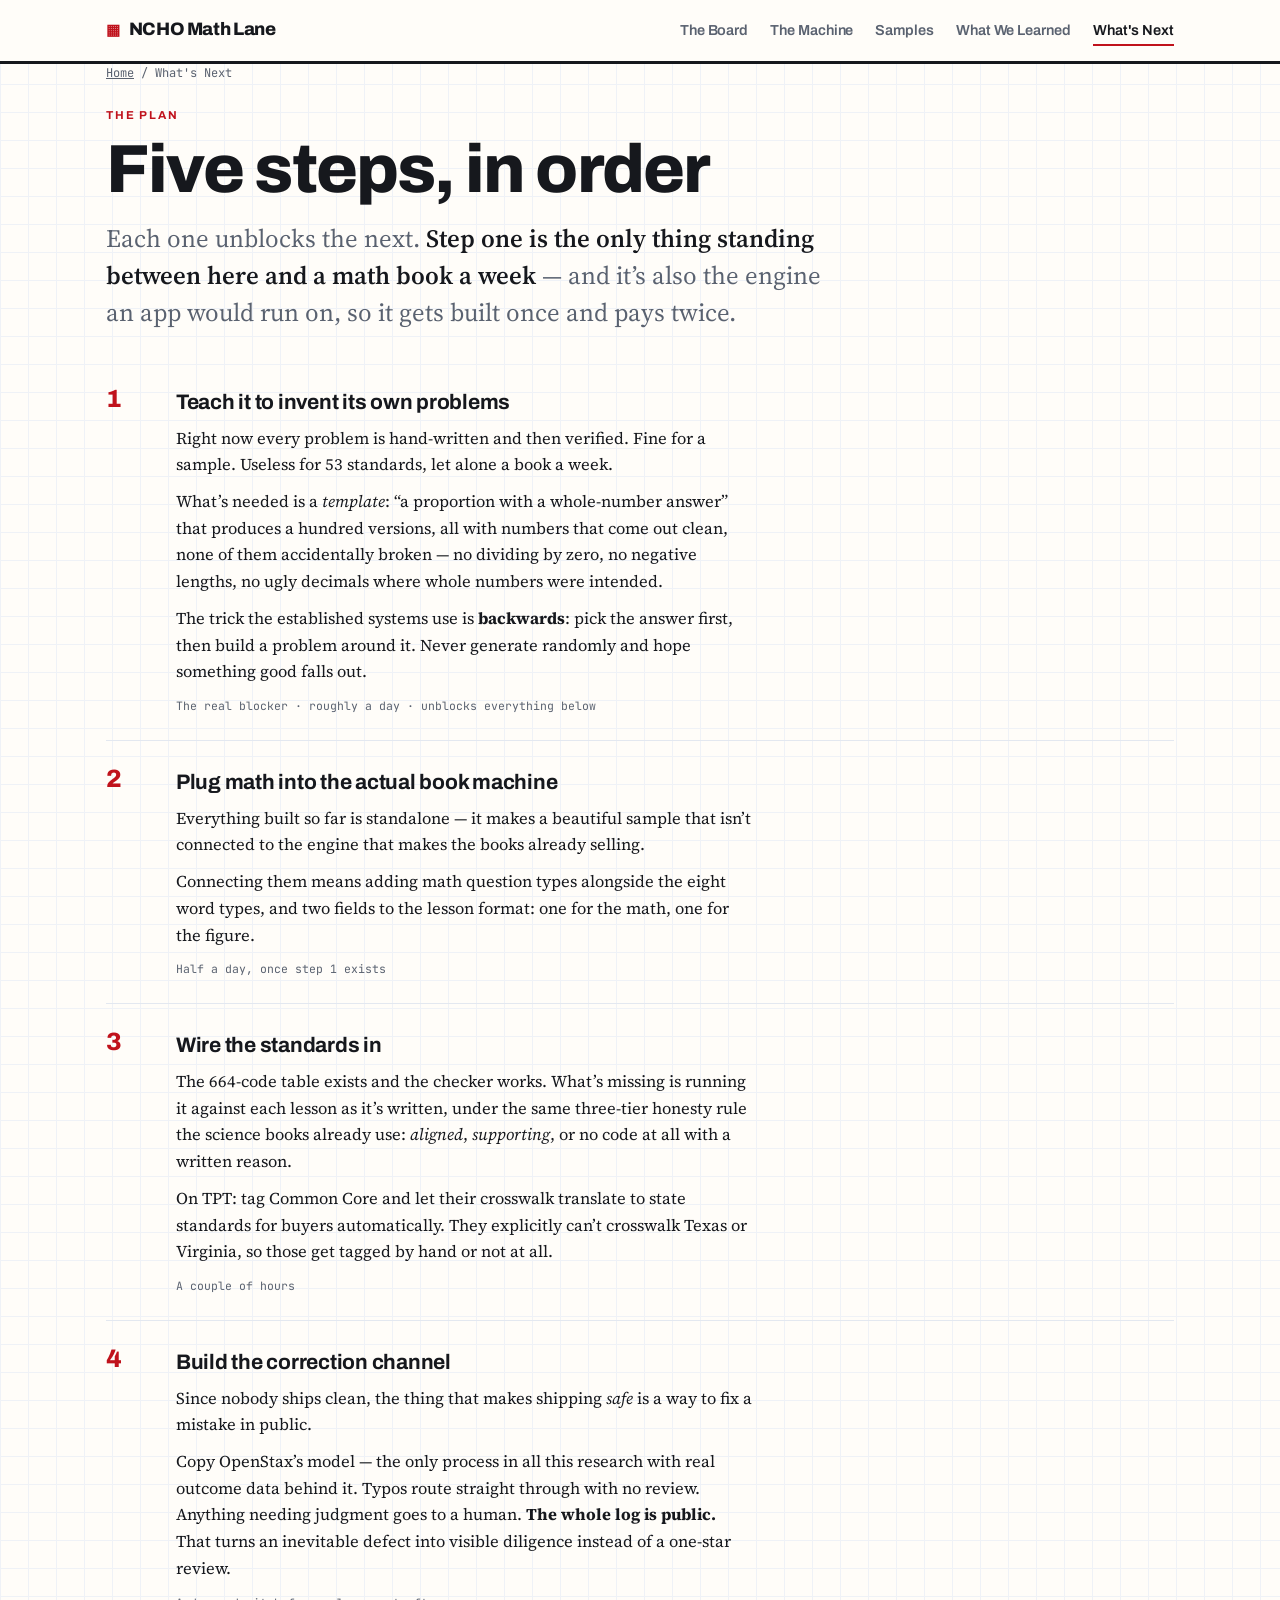
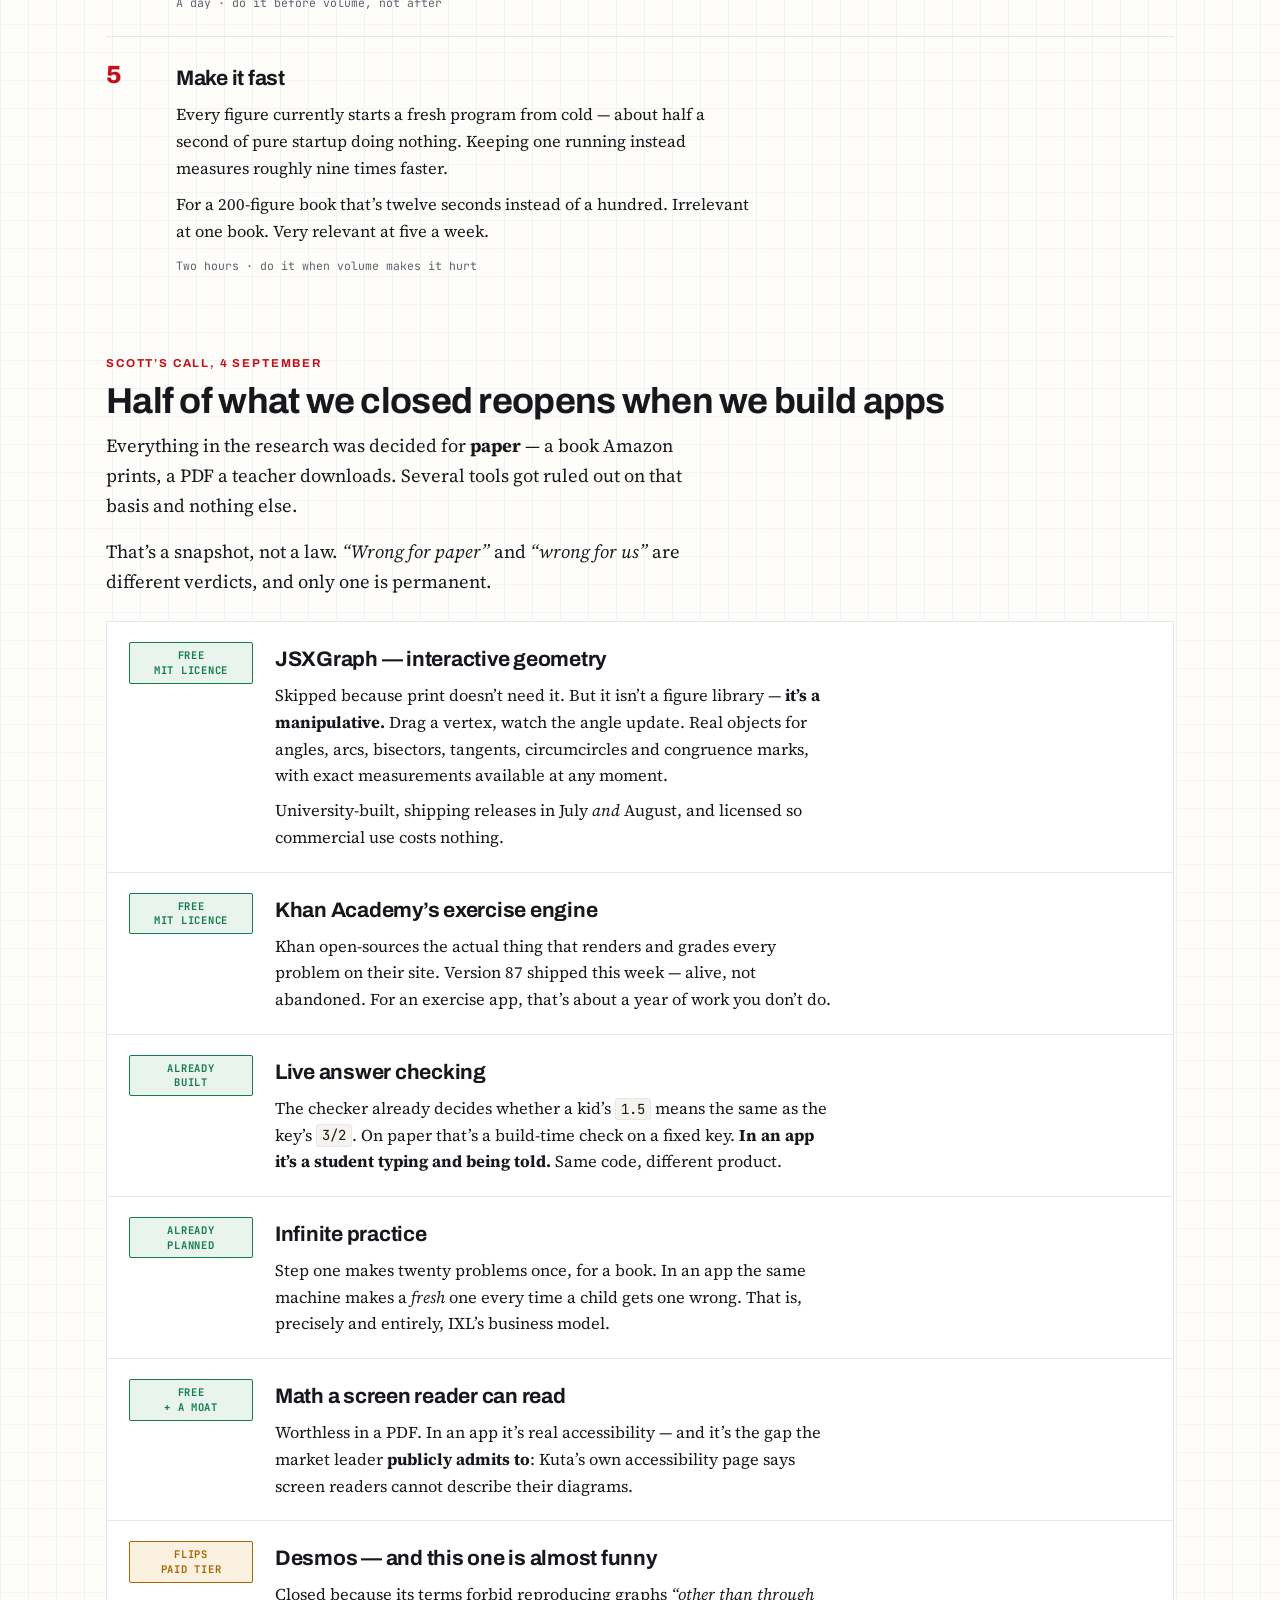
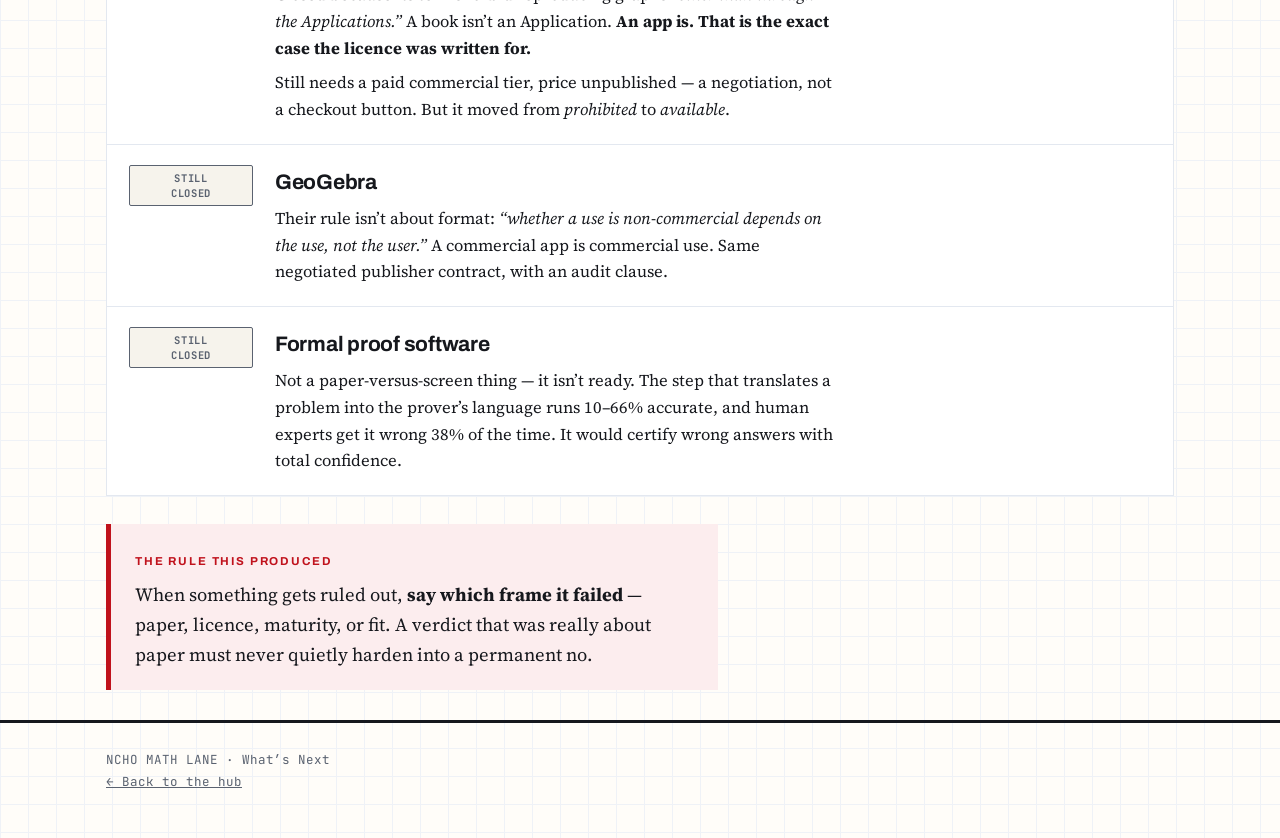
<file: site/roadmap/index.html>
<!doctype html>
<html lang="en">
<head>
<meta charset="utf-8">
<meta name="viewport" content="width=device-width, initial-scale=1">
<meta name="robots" content="noindex, nofollow">
<title>What's Next &middot; NCHO Math Lane</title>
<meta name="description" content="Five steps to make the math machine work perfectly, plus the half of the research that reopens when we build apps.">
<link rel="icon" href="../assets/favicon.svg" type="image/svg+xml">
<link rel="preconnect" href="https://fonts.googleapis.com">
<link rel="preconnect" href="https://fonts.gstatic.com" crossorigin>
<link rel="stylesheet" href="https://fonts.googleapis.com/css2?family=Archivo:wght@600;700;800&family=Source+Serif+4:ital,opsz,wght@0,8..60,400;0,8..60,600;1,8..60,400&family=JetBrains+Mono:wght@400;700&display=swap">
<link rel="stylesheet" href="../assets/site.css">
<style>
  .reopen { border: var(--line); background:#fff; }
  .reopen > div { display:grid; grid-template-columns: 124px minmax(0,1fr); gap:22px;
                  padding: 20px 22px; border-bottom: var(--line); align-items:start; }
  .reopen > div:last-child { border-bottom:0; }
  .reopen .state { font-family:"JetBrains Mono",monospace; font-size:10.5px; font-weight:700;
                   letter-spacing:.07em; padding:5px 8px; text-align:center; line-height:1.4;
                   border:1px solid currentColor; border-radius:2px; }
  .reopen .free { color:var(--green); background:var(--green-wash); }
  .reopen .paid { color:var(--amber); background:var(--amber-wash); }
  .reopen .shut { color:var(--pencil); background:var(--paper-2); }
  .reopen p { font-size:16.5px; margin-bottom:0; max-width:62ch; }
  .reopen p + p { margin-top:8px; }
  @media (max-width:620px){ .reopen > div { grid-template-columns:1fr; gap:12px; }
                            .reopen .state { justify-self:start; } }
</style>
</head>
<body>
<header class="site-head">
  <div class="wrap">
    <a class="home" href="../index.html">NCHO Math Lane</a>
    <nav class="site-nav">
      <a href="../standards/index.html">The Board</a>
      <a href="../machine/index.html">The Machine</a>
      <a href="../samples/index.html">Samples</a>
      <a href="../findings/index.html">What We Learned</a>
      <a href="index.html" aria-current="page">What's Next</a>
    </nav>
  </div>
</header>

<main class="wrap">
  <p class="crumb"><a href="../index.html">Home</a> / What's Next</p>
  <span class="lbl">The plan</span>
  <h1>Five steps, in order</h1>
  <p class="lede">Each one unblocks the next. <strong>Step one is the only thing standing between
  here and a math book a week</strong> &mdash; and it&rsquo;s also the engine an app would run on,
  so it gets built once and pays twice.</p>

  <ol class="steps">
    <li>
      <span class="step"></span>
      <div>
        <h3>Teach it to invent its own problems</h3>
        <p>Right now every problem is hand-written and then verified. Fine for a sample. Useless
        for 53 standards, let alone a book a week.</p>
        <p>What&rsquo;s needed is a <em>template</em>: &ldquo;a proportion with a whole-number
        answer&rdquo; that produces a hundred versions, all with numbers that come out clean, none
        of them accidentally broken — no dividing by zero, no negative lengths, no ugly decimals
        where whole numbers were intended.</p>
        <p>The trick the established systems use is <strong>backwards</strong>: pick the answer
        first, then build a problem around it. Never generate randomly and hope something good
        falls out.</p>
        <span class="effort">The real blocker · roughly a day · unblocks everything below</span>
      </div>
    </li>
    <li>
      <span class="step"></span>
      <div>
        <h3>Plug math into the actual book machine</h3>
        <p>Everything built so far is standalone — it makes a beautiful sample that isn&rsquo;t
        connected to the engine that makes the books already selling.</p>
        <p>Connecting them means adding math question types alongside the eight word types, and
        two fields to the lesson format: one for the math, one for the figure.</p>
        <span class="effort">Half a day, once step 1 exists</span>
      </div>
    </li>
    <li>
      <span class="step"></span>
      <div>
        <h3>Wire the standards in</h3>
        <p>The 664-code table exists and the checker works. What&rsquo;s missing is running it
        against each lesson as it&rsquo;s written, under the same three-tier honesty rule the
        science books already use: <em>aligned</em>, <em>supporting</em>, or no code at all with a
        written reason.</p>
        <p>On TPT: tag Common Core and let their crosswalk translate to state standards for buyers
        automatically. They explicitly can&rsquo;t crosswalk Texas or Virginia, so those get tagged
        by hand or not at all.</p>
        <span class="effort">A couple of hours</span>
      </div>
    </li>
    <li>
      <span class="step"></span>
      <div>
        <h3>Build the correction channel</h3>
        <p>Since nobody ships clean, the thing that makes shipping <em>safe</em> is a way to fix a
        mistake in public.</p>
        <p>Copy OpenStax&rsquo;s model — the only process in all this research with real outcome
        data behind it. Typos route straight through with no review. Anything needing judgment goes
        to a human. <strong>The whole log is public.</strong> That turns an inevitable defect into
        visible diligence instead of a one-star review.</p>
        <span class="effort">A day · do it before volume, not after</span>
      </div>
    </li>
    <li>
      <span class="step"></span>
      <div>
        <h3>Make it fast</h3>
        <p>Every figure currently starts a fresh program from cold — about half a second of pure
        startup doing nothing. Keeping one running instead measures roughly nine times faster.</p>
        <p>For a 200-figure book that&rsquo;s twelve seconds instead of a hundred. Irrelevant at
        one book. Very relevant at five a week.</p>
        <span class="effort">Two hours · do it when volume makes it hurt</span>
      </div>
    </li>
  </ol>

  <section id="apps">
    <span class="lbl">Scott&rsquo;s call, 4 September</span>
    <h2>Half of what we closed reopens when we build apps</h2>
    <p>Everything in the research was decided for <strong>paper</strong> — a book Amazon prints, a
    PDF a teacher downloads. Several tools got ruled out on that basis and nothing else.</p>
    <p>That&rsquo;s a snapshot, not a law. <em>&ldquo;Wrong for paper&rdquo;</em> and
    <em>&ldquo;wrong for us&rdquo;</em> are different verdicts, and only one is permanent.</p>

    <div class="reopen" style="margin-top:24px">
      <div>
        <div class="state free">FREE<br>MIT LICENCE</div>
        <div>
          <h3>JSXGraph &mdash; interactive geometry</h3>
          <p>Skipped because print doesn&rsquo;t need it. But it isn&rsquo;t a figure library —
          <strong>it&rsquo;s a manipulative.</strong> Drag a vertex, watch the angle update. Real
          objects for angles, arcs, bisectors, tangents, circumcircles and congruence marks, with
          exact measurements available at any moment.</p>
          <p>University-built, shipping releases in July <em>and</em> August, and licensed so
          commercial use costs nothing.</p>
        </div>
      </div>
      <div>
        <div class="state free">FREE<br>MIT LICENCE</div>
        <div>
          <h3>Khan Academy&rsquo;s exercise engine</h3>
          <p>Khan open-sources the actual thing that renders and grades every problem on their
          site. Version 87 shipped this week — alive, not abandoned. For an exercise app,
          that&rsquo;s about a year of work you don&rsquo;t do.</p>
        </div>
      </div>
      <div>
        <div class="state free">ALREADY<br>BUILT</div>
        <div>
          <h3>Live answer checking</h3>
          <p>The checker already decides whether a kid&rsquo;s <code>1.5</code> means the same as
          the key&rsquo;s <code>3/2</code>. On paper that&rsquo;s a build-time check on a fixed
          key. <strong>In an app it&rsquo;s a student typing and being told.</strong> Same code,
          different product.</p>
        </div>
      </div>
      <div>
        <div class="state free">ALREADY<br>PLANNED</div>
        <div>
          <h3>Infinite practice</h3>
          <p>Step one makes twenty problems once, for a book. In an app the same machine makes a
          <em>fresh</em> one every time a child gets one wrong. That is, precisely and entirely,
          IXL&rsquo;s business model.</p>
        </div>
      </div>
      <div>
        <div class="state free">FREE<br>+ A MOAT</div>
        <div>
          <h3>Math a screen reader can read</h3>
          <p>Worthless in a PDF. In an app it&rsquo;s real accessibility — and it&rsquo;s the gap
          the market leader <strong>publicly admits to</strong>: Kuta&rsquo;s own accessibility
          page says screen readers cannot describe their diagrams.</p>
        </div>
      </div>
      <div>
        <div class="state paid">FLIPS<br>PAID TIER</div>
        <div>
          <h3>Desmos &mdash; and this one is almost funny</h3>
          <p>Closed because its terms forbid reproducing graphs <em>&ldquo;other than through the
          Applications.&rdquo;</em> A book isn&rsquo;t an Application. <strong>An app is. That is
          the exact case the licence was written for.</strong></p>
          <p>Still needs a paid commercial tier, price unpublished — a negotiation, not a checkout
          button. But it moved from <em>prohibited</em> to <em>available</em>.</p>
        </div>
      </div>
      <div>
        <div class="state shut">STILL<br>CLOSED</div>
        <div>
          <h3>GeoGebra</h3>
          <p>Their rule isn&rsquo;t about format: <em>&ldquo;whether a use is non-commercial
          depends on the use, not the user.&rdquo;</em> A commercial app is commercial use. Same
          negotiated publisher contract, with an audit clause.</p>
        </div>
      </div>
      <div>
        <div class="state shut">STILL<br>CLOSED</div>
        <div>
          <h3>Formal proof software</h3>
          <p>Not a paper-versus-screen thing — it isn&rsquo;t ready. The step that translates a
          problem into the prover&rsquo;s language runs 10&ndash;66% accurate, and human experts
          get it wrong 38% of the time. It would certify wrong answers with total confidence.</p>
        </div>
      </div>
    </div>

    <div class="callout" style="margin-top:28px">
      <span class="lbl">The rule this produced</span>
      <p>When something gets ruled out, <strong>say which frame it failed</strong> — paper,
      licence, maturity, or fit. A verdict that was really about paper must never quietly harden
      into a permanent no.</p>
    </div>
  </section>
</main>

<footer class="site-foot">
  <div class="wrap">
    <div>NCHO MATH LANE &middot; What&rsquo;s Next</div>
    <div><a href="../index.html">&larr; Back to the hub</a></div>
  </div>
</footer>
</body>
</html>
</file>
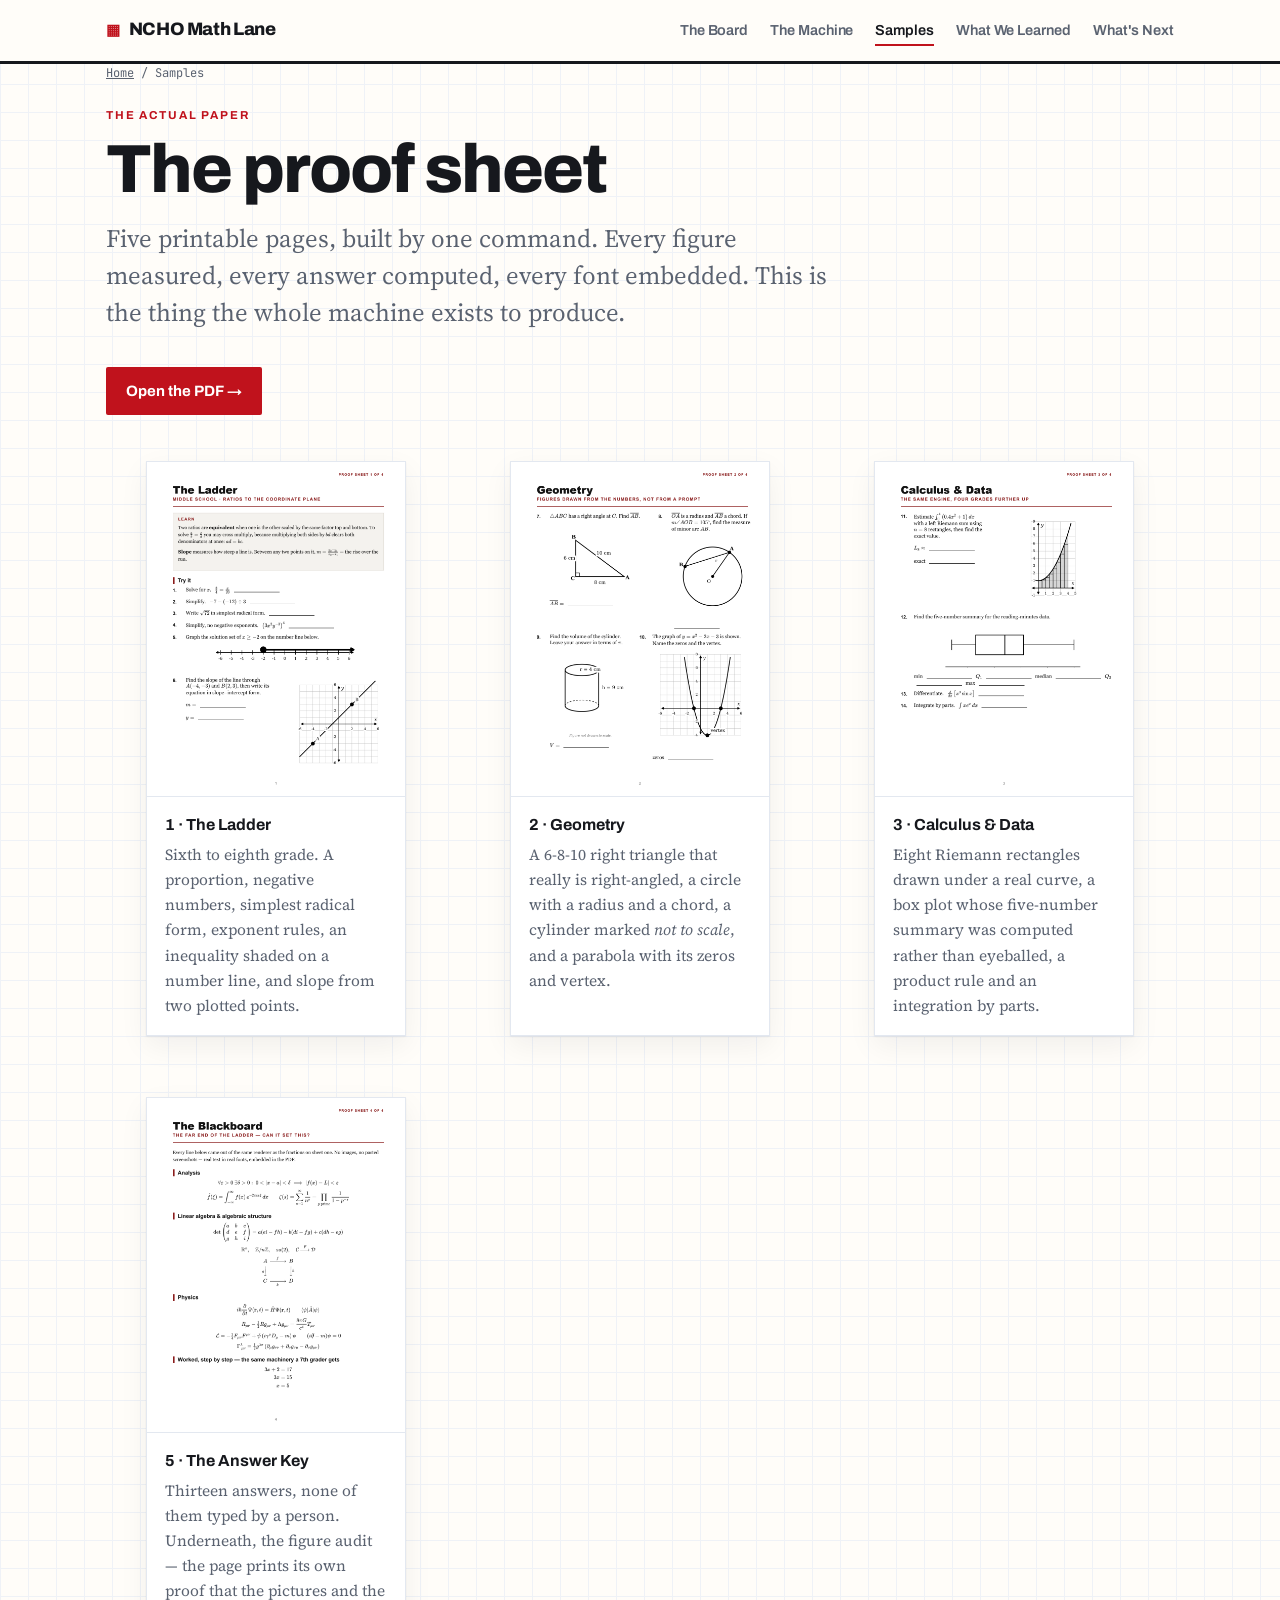
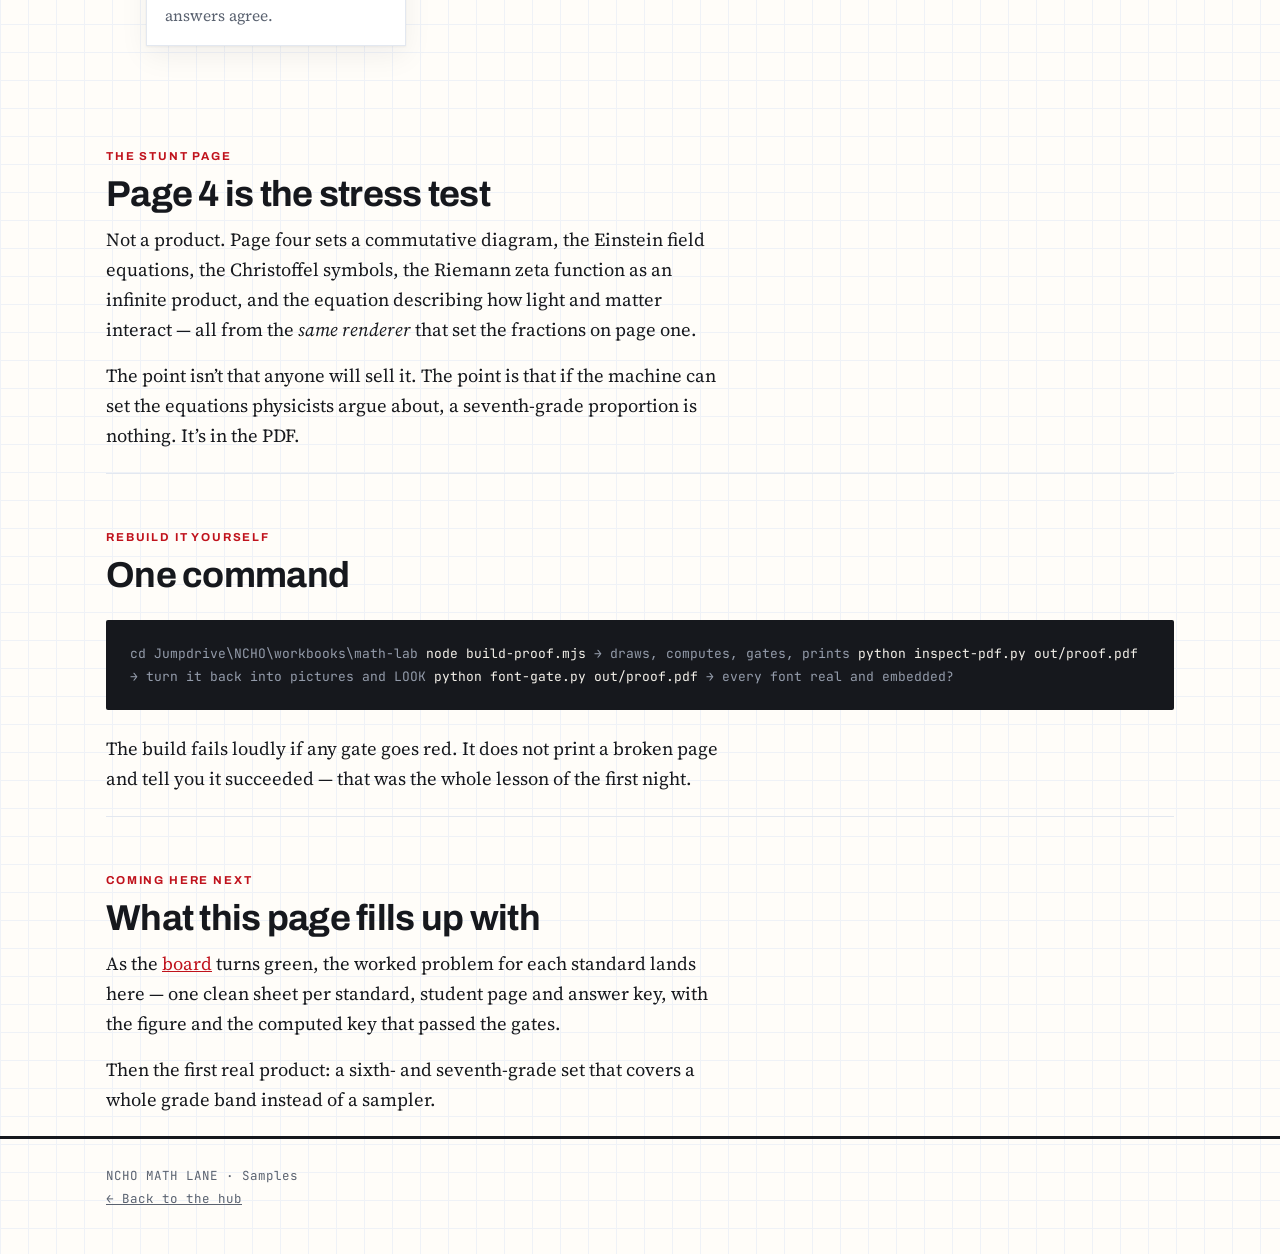
<file: site/samples/index.html>
<!doctype html>
<html lang="en">
<head>
<meta charset="utf-8">
<meta name="viewport" content="width=device-width, initial-scale=1">
<meta name="robots" content="noindex, nofollow">
<title>Samples &middot; NCHO Math Lane</title>
<meta name="description" content="The actual worksheets. Five printable pages from a sixth-grade proportion to quantum field theory.">
<link rel="icon" href="../assets/favicon.svg" type="image/svg+xml">
<link rel="preconnect" href="https://fonts.googleapis.com">
<link rel="preconnect" href="https://fonts.gstatic.com" crossorigin>
<link rel="stylesheet" href="https://fonts.googleapis.com/css2?family=Archivo:wght@600;700;800&family=Source+Serif+4:ital,opsz,wght@0,8..60,400;0,8..60,600;1,8..60,400&family=JetBrains+Mono:wght@400;700&display=swap">
<link rel="stylesheet" href="../assets/site.css">
<style>
  .shots { display: grid; grid-template-columns: repeat(auto-fit, minmax(290px,1fr)); gap: 24px; margin: 28px 0; }
  .shot { background:#fff; border: var(--line); box-shadow: var(--shadow); }
  .shot img { display:block; width:100%; height:auto; border-bottom: var(--line); }
  .shot figcaption { padding: 15px 18px 17px; font-size: 15.5px; color: var(--pencil); }
  .shot figcaption b { display:block; color: var(--ink); font-family: Archivo, sans-serif;
                       font-size: 16px; margin-bottom: 4px; }
  .dl { display:inline-block; font-family: Archivo, sans-serif; font-weight:700; font-size:15px;
        padding: 12px 20px; background: var(--red); color:#fff; text-decoration:none;
        border-radius:2px; margin-top: 6px; }
  .dl:hover { background: var(--ink); }
</style>
</head>
<body>
<header class="site-head">
  <div class="wrap">
    <a class="home" href="../index.html">NCHO Math Lane</a>
    <nav class="site-nav">
      <a href="../standards/index.html">The Board</a>
      <a href="../machine/index.html">The Machine</a>
      <a href="index.html" aria-current="page">Samples</a>
      <a href="../findings/index.html">What We Learned</a>
      <a href="../roadmap/index.html">What's Next</a>
    </nav>
  </div>
</header>

<main class="wrap">
  <p class="crumb"><a href="../index.html">Home</a> / Samples</p>
  <span class="lbl">The actual paper</span>
  <h1>The proof sheet</h1>
  <p class="lede">Five printable pages, built by one command. Every figure measured, every answer
  computed, every font embedded. This is the thing the whole machine exists to produce.</p>

  <p><a class="dl" href="files/proof-sheet.pdf">Open the PDF &rarr;</a></p>

  <div class="shots">
    <figure class="shot">
      <img src="files/page-01.png" alt="Worksheet page one: middle school problems including a proportion, integer arithmetic, radicals, exponents, an inequality graphed on a number line, and a coordinate plane with two labelled points.">
      <figcaption><b>1 &middot; The Ladder</b>Sixth to eighth grade. A proportion, negative
      numbers, simplest radical form, exponent rules, an inequality shaded on a number line, and
      slope from two plotted points.</figcaption>
    </figure>
    <figure class="shot">
      <img src="files/page-02.png" alt="Worksheet page two: a right triangle labelled 6, 8 and 10 centimetres with a right-angle mark, a circle with a radius and chord, a cylinder with dimension labels, and a parabola on a coordinate grid.">
      <figcaption><b>2 &middot; Geometry</b>A 6-8-10 right triangle that really is right-angled, a
      circle with a radius and a chord, a cylinder marked <em>not to scale</em>, and a parabola
      with its zeros and vertex.</figcaption>
    </figure>
    <figure class="shot">
      <img src="files/page-03.png" alt="Worksheet page three: a definite integral estimated with eight left Riemann rectangles drawn under a curve, a box plot of reading minutes, a derivative and an integration by parts.">
      <figcaption><b>3 &middot; Calculus &amp; Data</b>Eight Riemann rectangles drawn under a real
      curve, a box plot whose five-number summary was computed rather than eyeballed, a product
      rule and an integration by parts.</figcaption>
    </figure>
    <figure class="shot">
      <img src="files/page-04.png" alt="Answer key page listing thirteen computed answers in mathematical notation, followed by a figure audit listing nine passed checks.">
      <figcaption><b>5 &middot; The Answer Key</b>Thirteen answers, none of them typed by a person.
      Underneath, the figure audit — the page prints its own proof that the pictures and the
      answers agree.</figcaption>
    </figure>
  </div>

  <section>
    <span class="lbl">The stunt page</span>
    <h2>Page 4 is the stress test</h2>
    <p>Not a product. Page four sets a commutative diagram, the Einstein field equations, the
    Christoffel symbols, the Riemann zeta function as an infinite product, and the equation
    describing how light and matter interact — all from the <em>same renderer</em> that set the
    fractions on page one.</p>
    <p>The point isn&rsquo;t that anyone will sell it. The point is that if the machine can set the
    equations physicists argue about, a seventh-grade proportion is nothing. It&rsquo;s in the PDF.</p>
  </section>

  <section>
    <span class="lbl">Rebuild it yourself</span>
    <h2>One command</h2>
    <div class="readout">
<span class="d">cd Jumpdrive\NCHO\workbooks\math-lab</span>

  node build-proof.mjs        <span class="d">→ draws, computes, gates, prints</span>
  python inspect-pdf.py out/proof.pdf   <span class="d">→ turn it back into pictures and LOOK</span>
  python font-gate.py out/proof.pdf     <span class="d">→ every font real and embedded?</span>
    </div>
    <p>The build fails loudly if any gate goes red. It does not print a broken page and tell you
    it succeeded — that was the whole lesson of the first night.</p>
  </section>

  <section>
    <span class="lbl">Coming here next</span>
    <h2>What this page fills up with</h2>
    <p>As the <a href="../standards/index.html">board</a> turns green, the worked problem for each
    standard lands here — one clean sheet per standard, student page and answer key, with the
    figure and the computed key that passed the gates.</p>
    <p>Then the first real product: a sixth- and seventh-grade set that covers a whole grade band
    instead of a sampler.</p>
  </section>
</main>

<footer class="site-foot">
  <div class="wrap">
    <div>NCHO MATH LANE &middot; Samples</div>
    <div><a href="../index.html">&larr; Back to the hub</a></div>
  </div>
</footer>
</body>
</html>
</file>
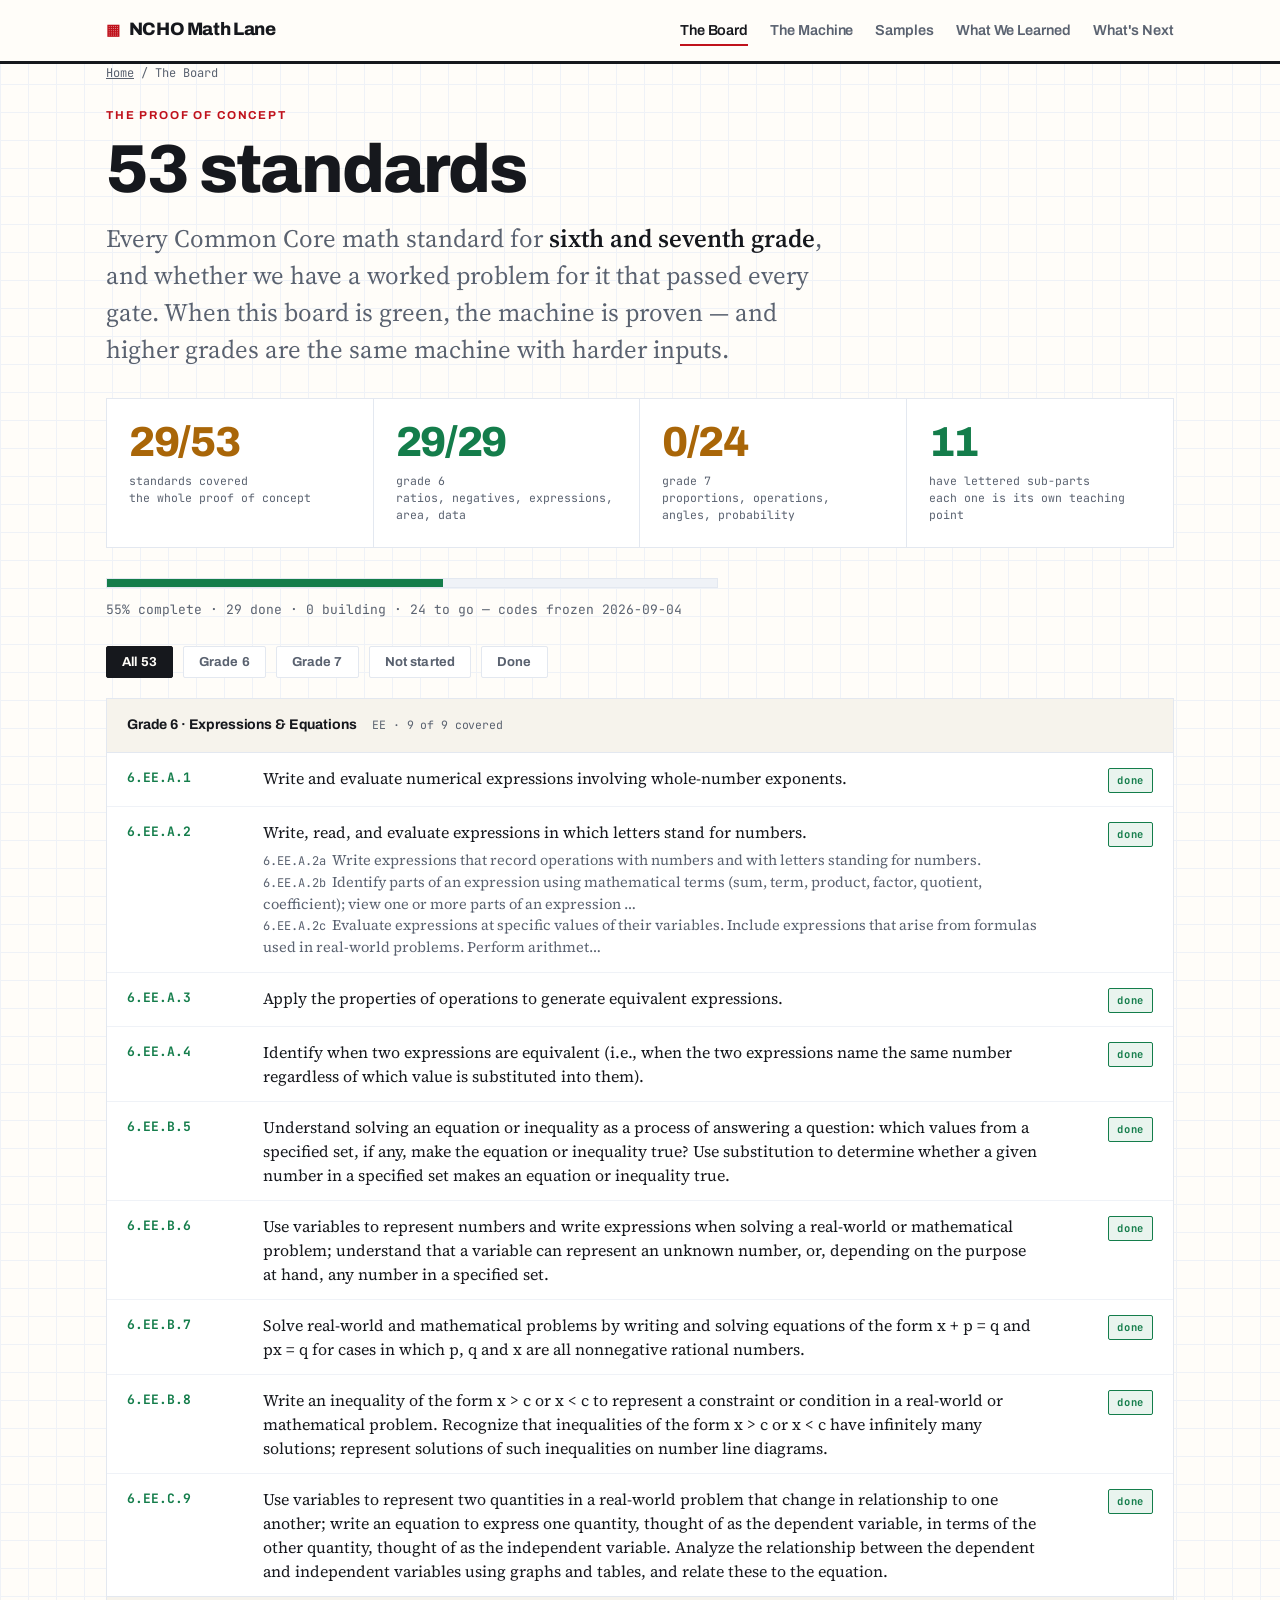
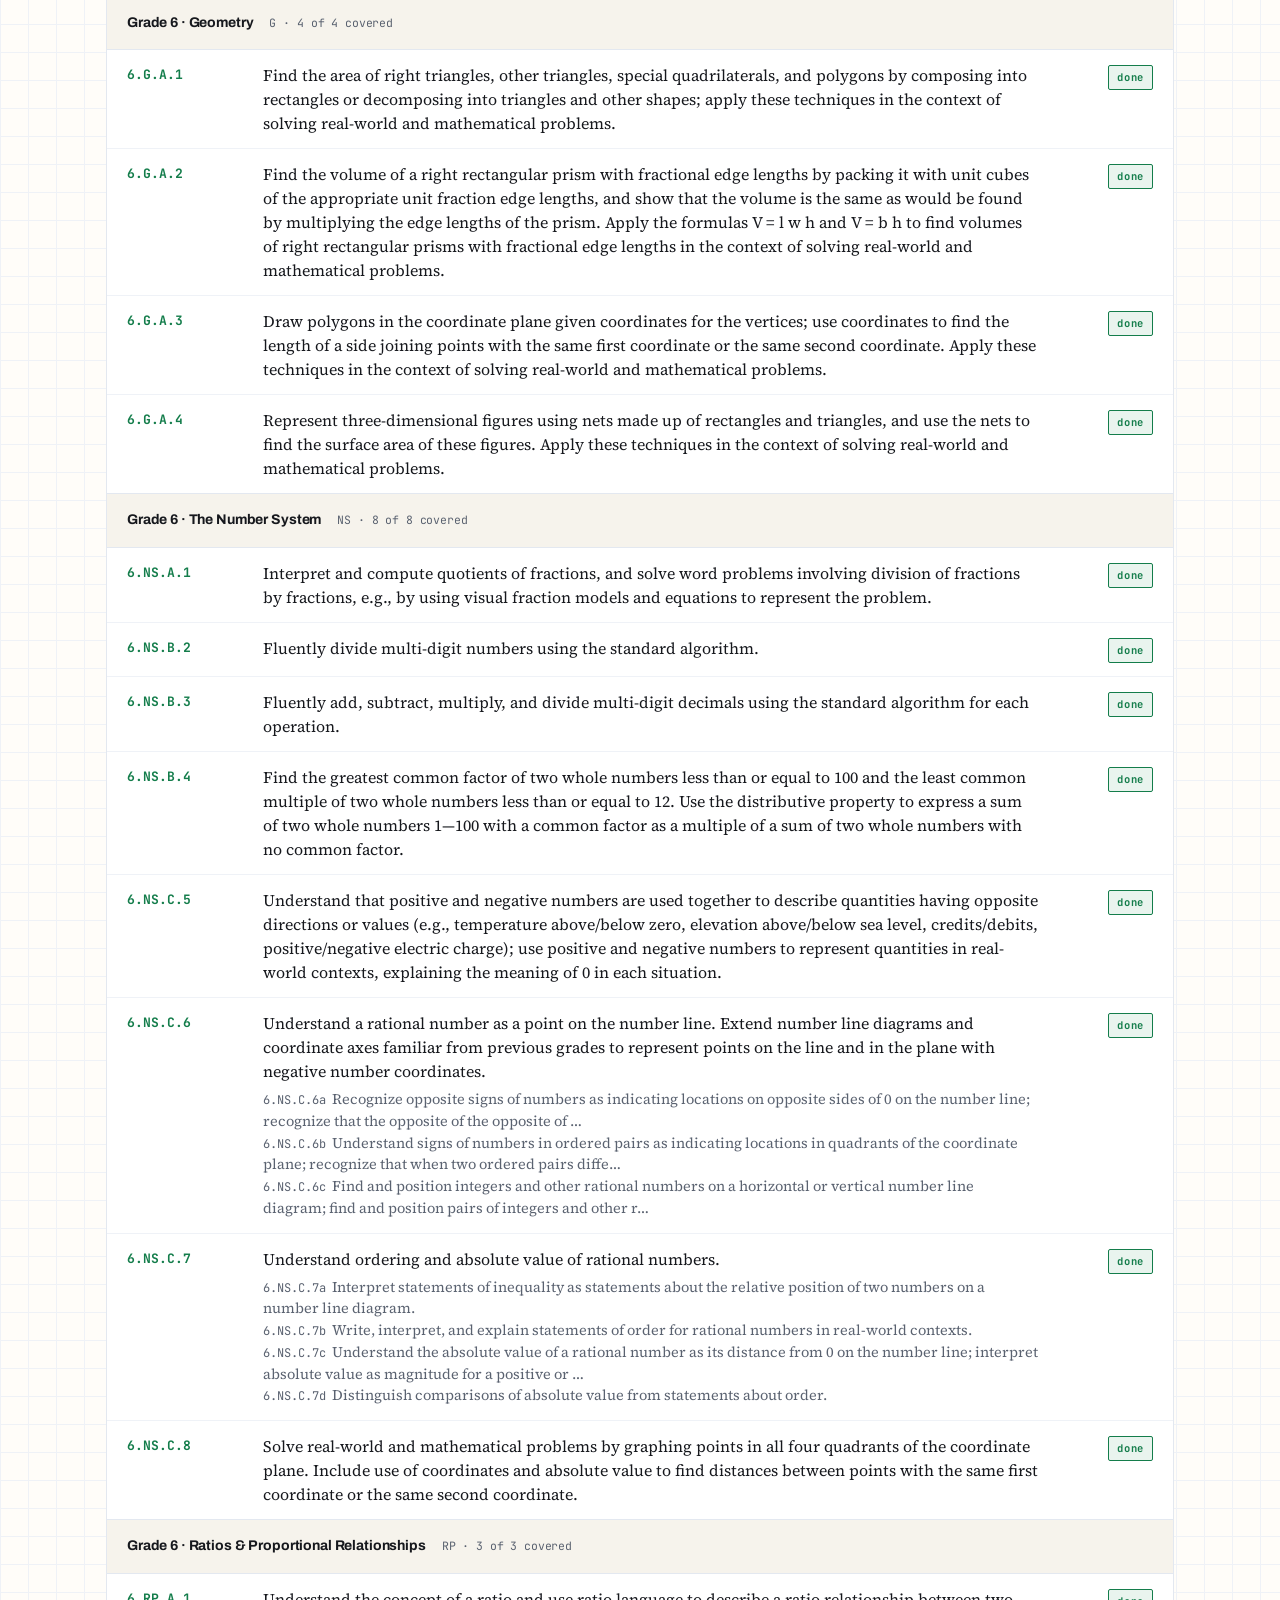
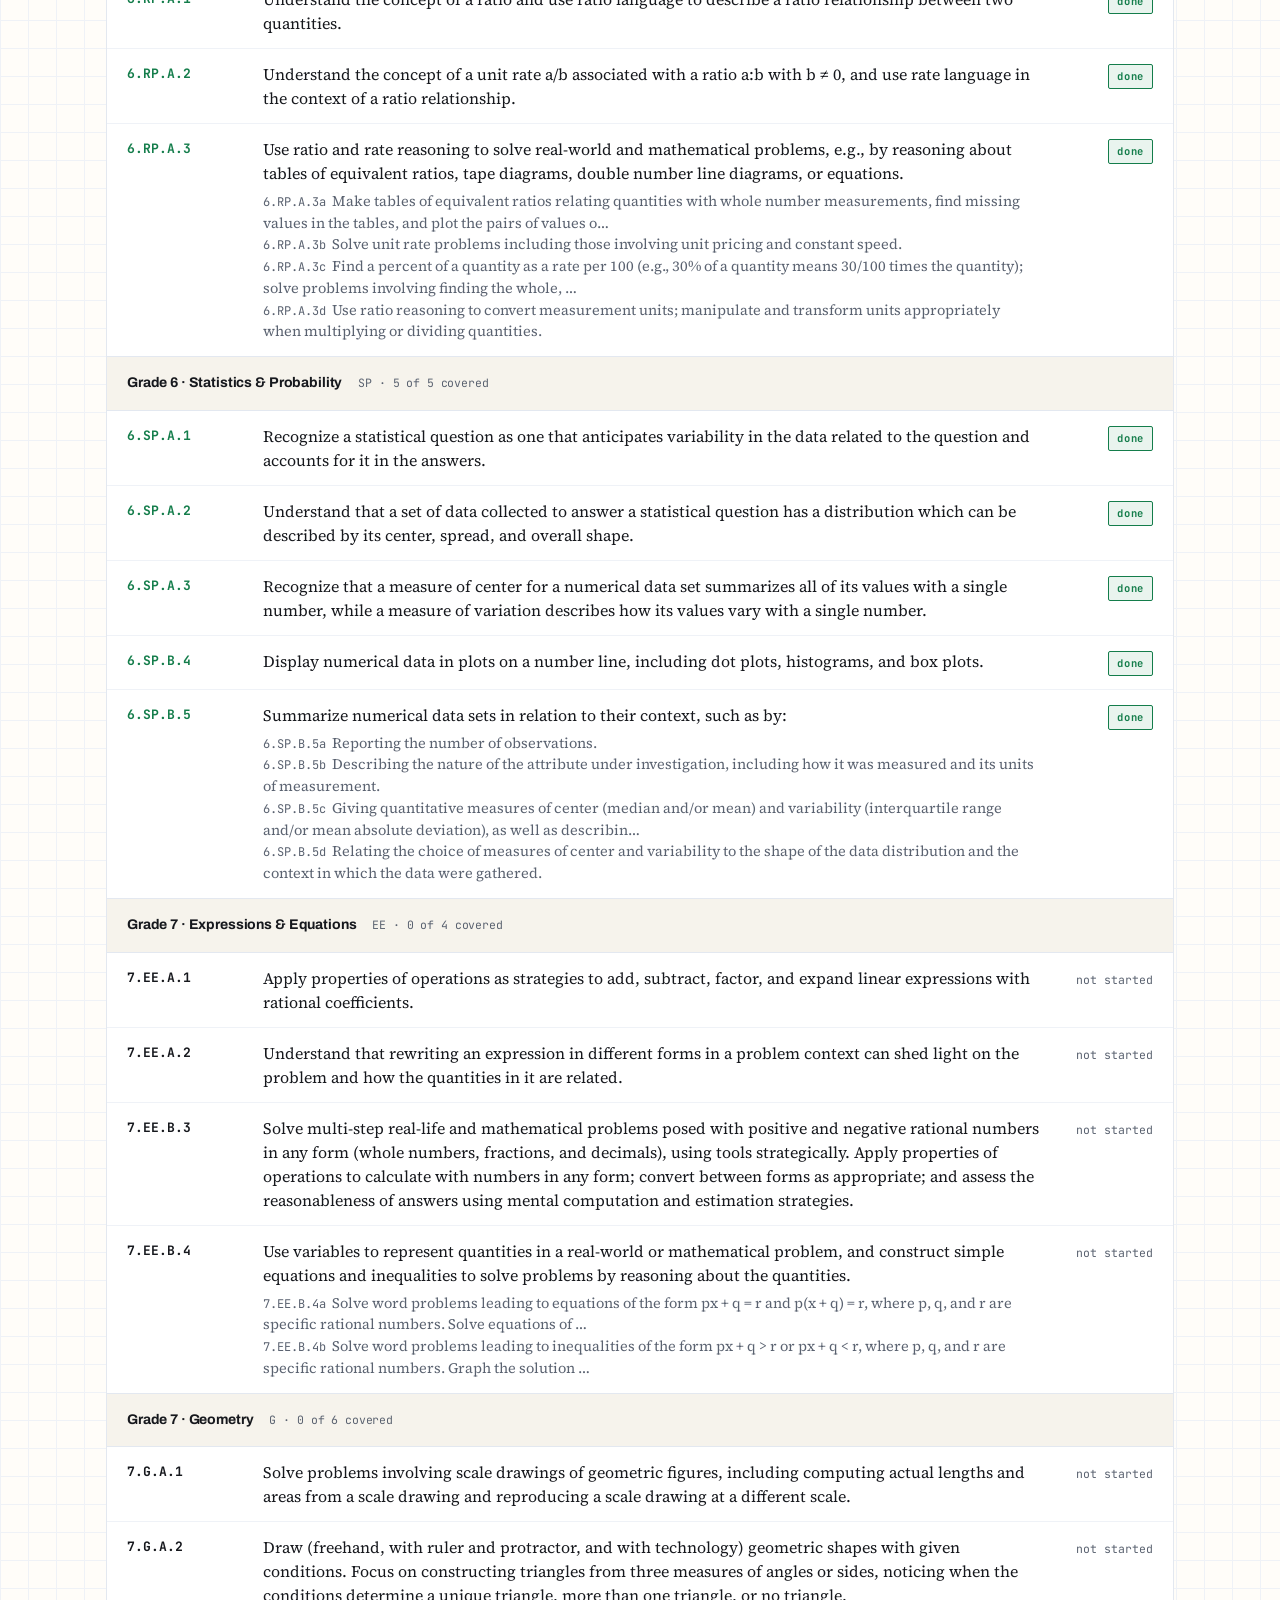
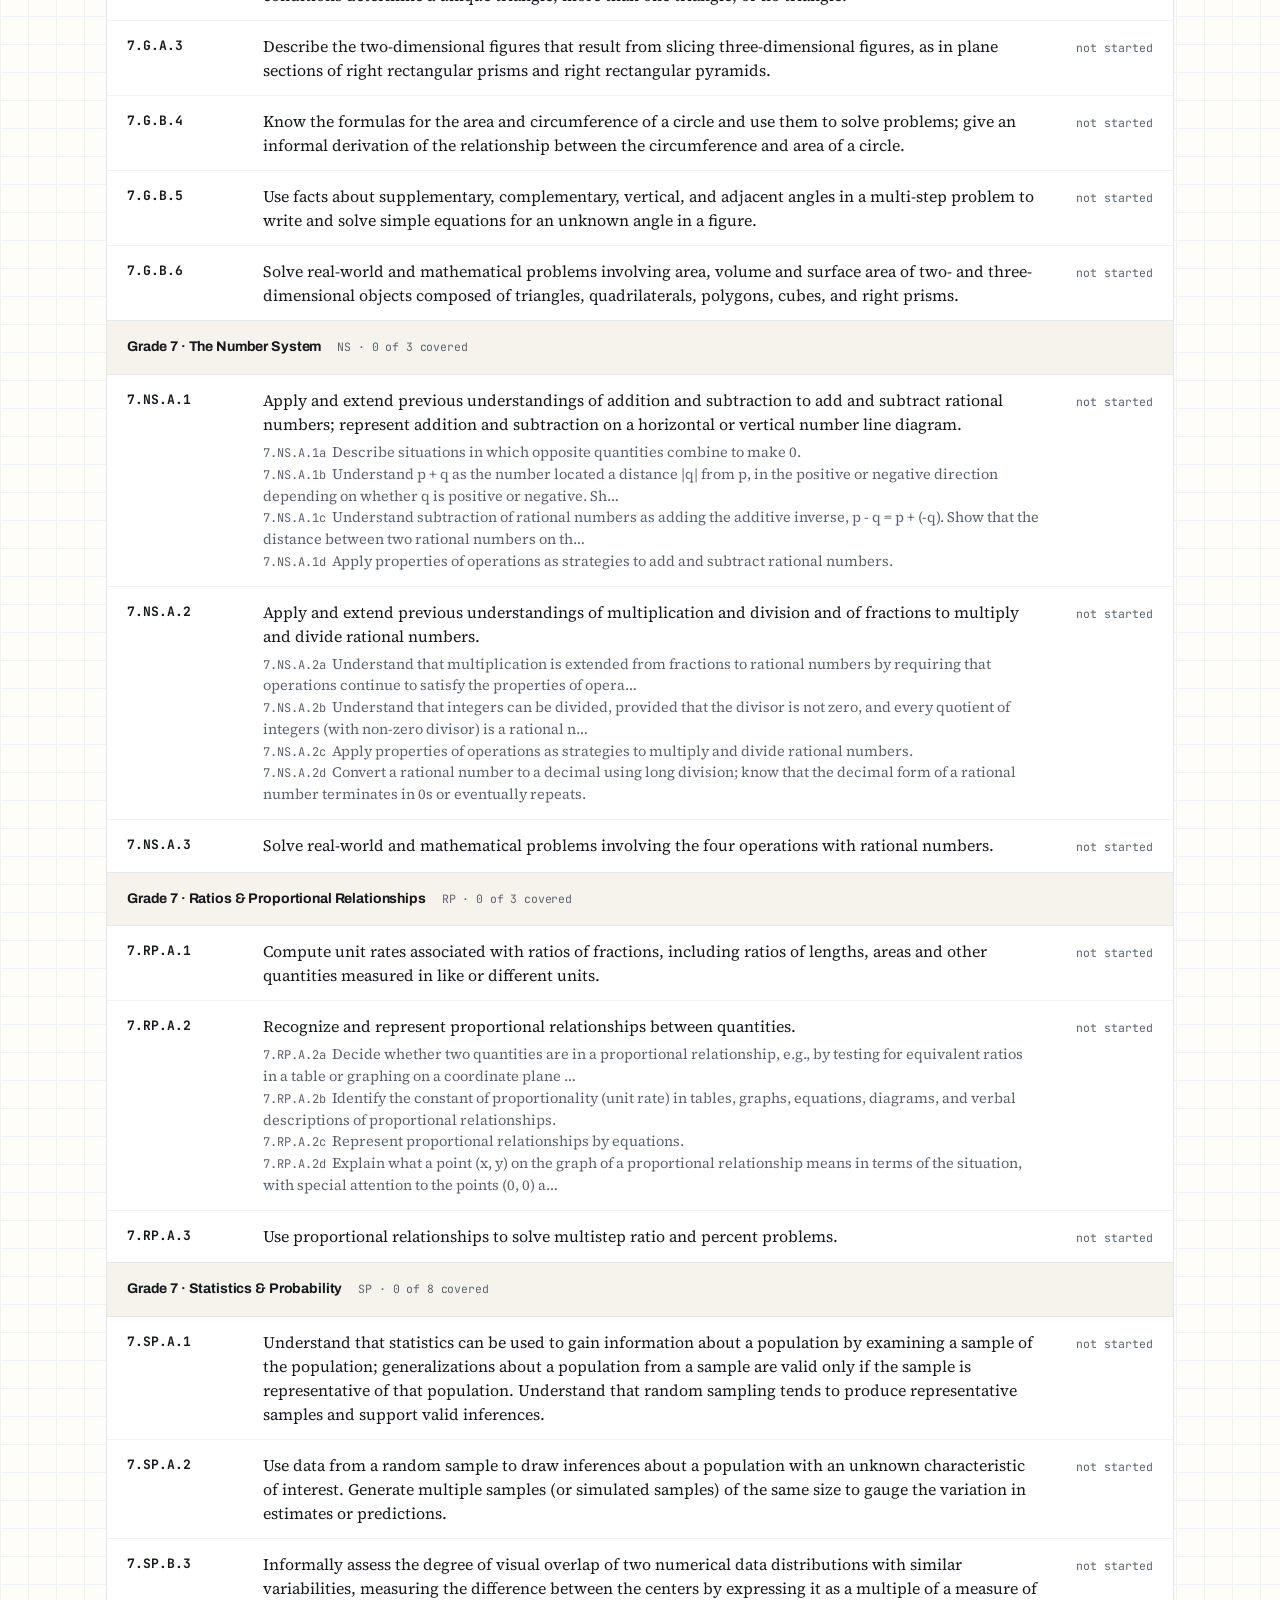
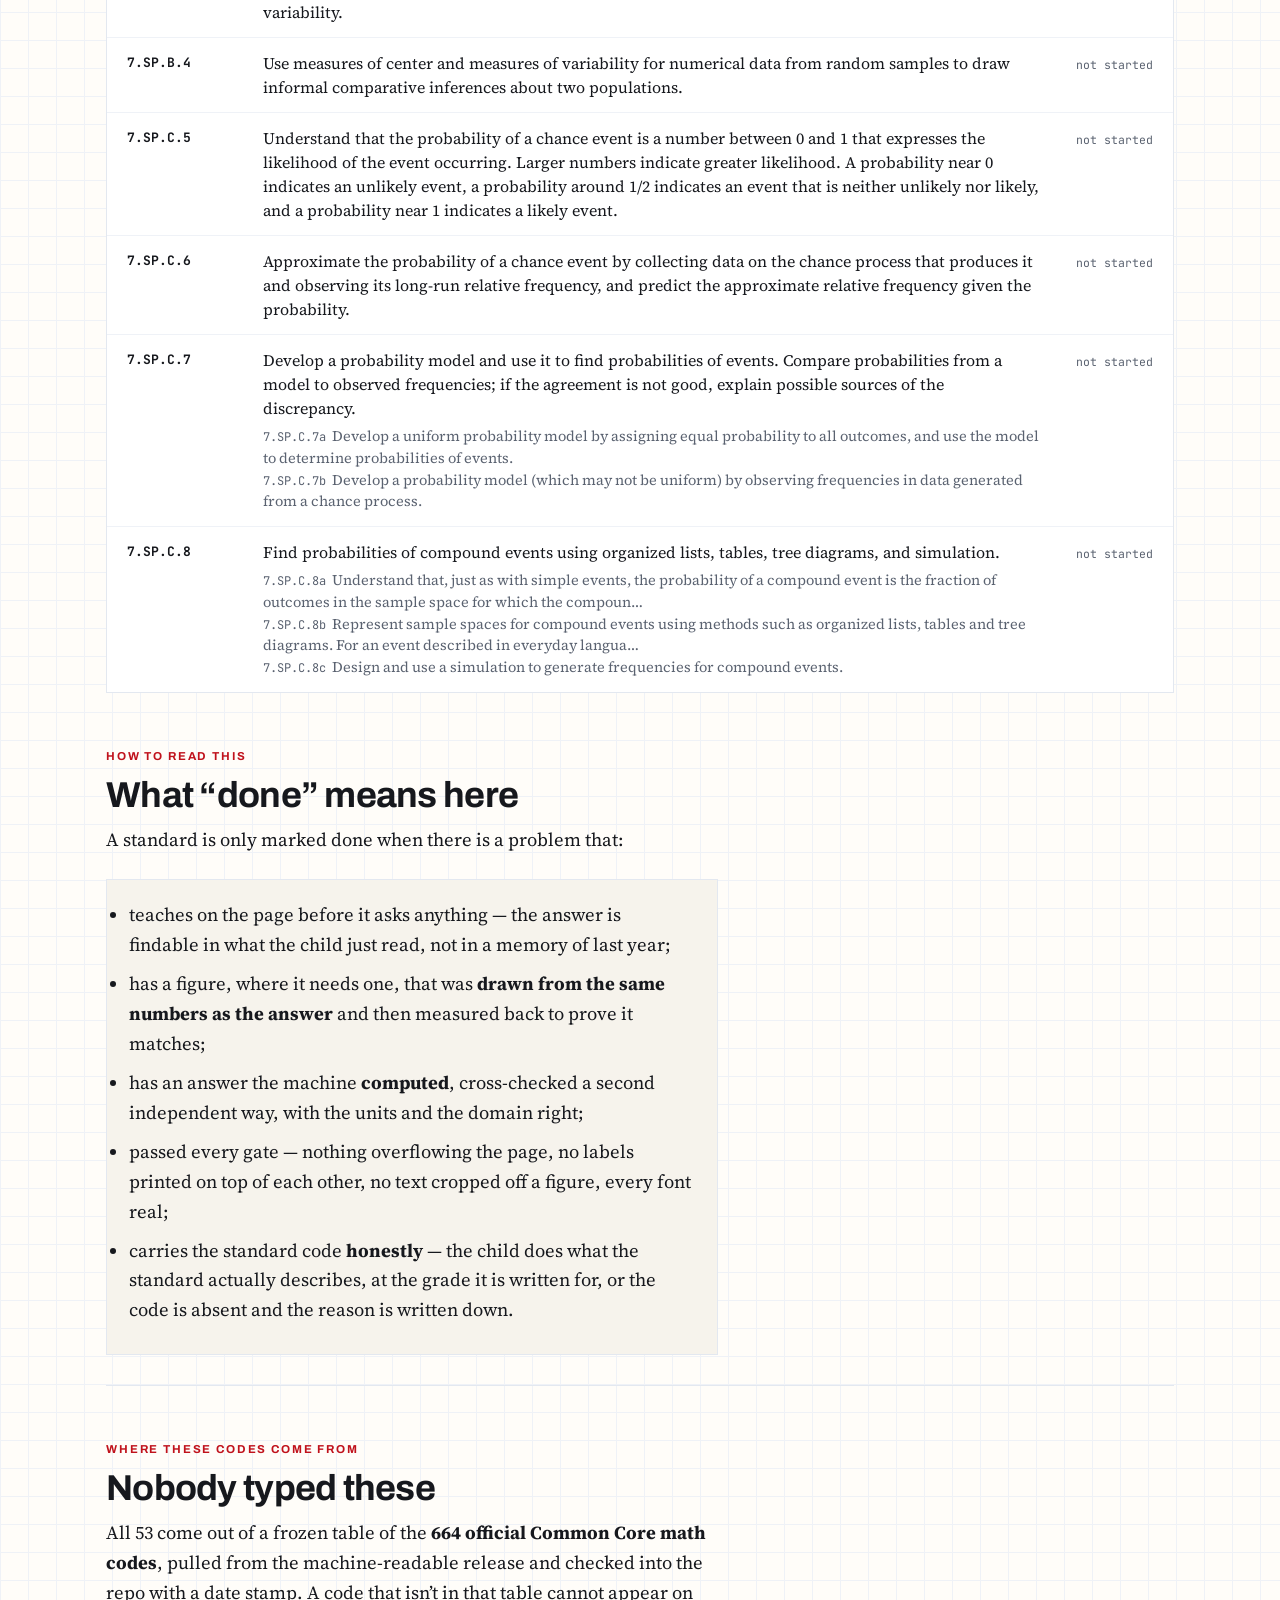
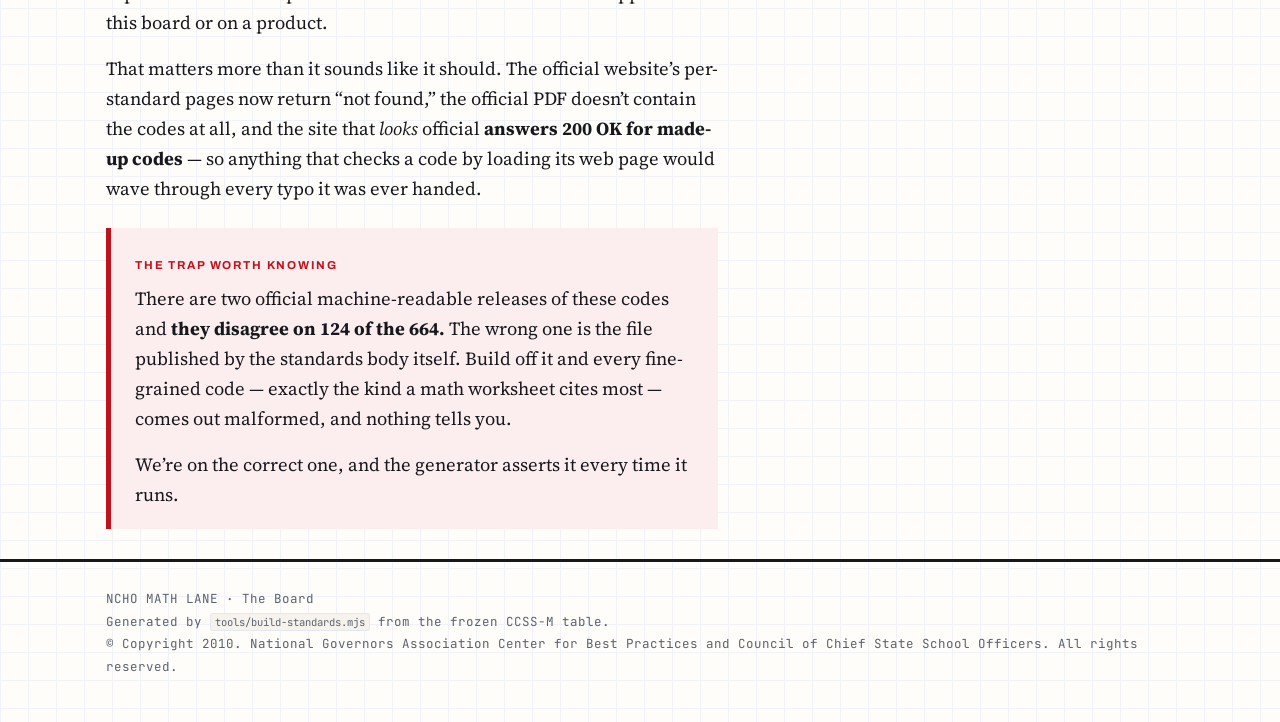
<file: site/standards/index.html>
<!doctype html>
<html lang="en">
<head>
<meta charset="utf-8">
<meta name="viewport" content="width=device-width, initial-scale=1">
<meta name="robots" content="noindex, nofollow">
<title>The Board &middot; NCHO Math Lane</title>
<meta name="description" content="Every 6th and 7th grade Common Core math standard and whether a worked, gated problem exists for it.">
<link rel="icon" href="../assets/favicon.svg" type="image/svg+xml">
<link rel="preconnect" href="https://fonts.googleapis.com">
<link rel="preconnect" href="https://fonts.gstatic.com" crossorigin>
<link rel="stylesheet" href="https://fonts.googleapis.com/css2?family=Archivo:wght@600;700;800&family=Source+Serif+4:ital,opsz,wght@0,8..60,400;0,8..60,600;1,8..60,400&family=JetBrains+Mono:wght@400;700&display=swap">
<link rel="stylesheet" href="../assets/site.css">
</head>
<body>
<header class="site-head">
  <div class="wrap">
    <a class="home" href="../index.html">NCHO Math Lane</a>
    <nav class="site-nav">
      <a href="index.html" aria-current="page">The Board</a>
      <a href="../machine/index.html">The Machine</a>
      <a href="../samples/index.html">Samples</a>
      <a href="../findings/index.html">What We Learned</a>
      <a href="../roadmap/index.html">What's Next</a>
    </nav>
  </div>
</header>

<main class="wrap">
  <p class="crumb"><a href="../index.html">Home</a> / The Board</p>
  <span class="lbl">The proof of concept</span>
  <h1>53 standards</h1>
  <p class="lede">Every Common Core math standard for <strong>sixth and seventh grade</strong>, and
  whether we have a worked problem for it that passed every gate. When this board is green, the
  machine is proven &mdash; and higher grades are the same machine with harder inputs.</p>

  <div class="stats" id="board-stats"></div>

  <div style="max-width:var(--measure)">
    <div class="meter" aria-hidden="true"><span id="board-meter" style="width:0%"></span></div>
    <p class="mono" id="board-progress" style="margin-top:11px;font-size:13px;color:var(--pencil)"></p>
  </div>

  <div class="board-controls" id="board-controls" role="group" aria-label="Filter standards">
    <button class="btn" type="button" data-filter="all" aria-pressed="true">All 53</button>
    <button class="btn" type="button" data-filter="g6" aria-pressed="false">Grade 6</button>
    <button class="btn" type="button" data-filter="g7" aria-pressed="false">Grade 7</button>
    <button class="btn" type="button" data-filter="todo" aria-pressed="false">Not started</button>
    <button class="btn" type="button" data-filter="done" aria-pressed="false">Done</button>
  </div>

  <div class="board" id="board"></div>

  <section>
    <span class="lbl">How to read this</span>
    <h2>What &ldquo;done&rdquo; means here</h2>
    <p>A standard is only marked done when there is a problem that:</p>
    <ul class="plain">
      <li>teaches on the page before it asks anything &mdash; the answer is findable in what the
        child just read, not in a memory of last year;</li>
      <li>has a figure, where it needs one, that was <strong>drawn from the same numbers as the
        answer</strong> and then measured back to prove it matches;</li>
      <li>has an answer the machine <strong>computed</strong>, cross-checked a second independent
        way, with the units and the domain right;</li>
      <li>passed every gate &mdash; nothing overflowing the page, no labels printed on top of each
        other, no text cropped off a figure, every font real;</li>
      <li>carries the standard code <strong>honestly</strong> &mdash; the child does what the
        standard actually describes, at the grade it is written for, or the code is absent and the
        reason is written down.</li>
    </ul>
  </section>

  <section>
    <span class="lbl">Where these codes come from</span>
    <h2>Nobody typed these</h2>
    <p>All 53 come out of a frozen table of the <strong>664 official Common Core math codes</strong>,
    pulled from the machine-readable release and checked into the repo with a date stamp. A code
    that isn&rsquo;t in that table cannot appear on this board or on a product.</p>
    <p>That matters more than it sounds like it should. The official website&rsquo;s per-standard
    pages now return &ldquo;not found,&rdquo; the official PDF doesn&rsquo;t contain the codes at
    all, and the site that <em>looks</em> official <strong>answers 200 OK for made-up codes</strong>
    &mdash; so anything that checks a code by loading its web page would wave through every typo it
    was ever handed.</p>
    <div class="callout">
      <span class="lbl">The trap worth knowing</span>
      <p>There are two official machine-readable releases of these codes and <strong>they disagree
      on 124 of the 664.</strong> The wrong one is the file published by the standards body itself.
      Build off it and every fine-grained code &mdash; exactly the kind a math worksheet cites most
      &mdash; comes out malformed, and nothing tells you.</p>
      <p>We&rsquo;re on the correct one, and the generator asserts it every time it runs.</p>
    </div>
  </section>
</main>

<script src="../data/standards.js"></script>
<script src="../assets/board.js"></script>

<footer class="site-foot">
  <div class="wrap">
    <div>NCHO MATH LANE &middot; The Board</div>
    <div>Generated by <code>tools/build-standards.mjs</code> from the frozen CCSS-M table.</div>
    <div>&copy; Copyright 2010. National Governors Association Center for Best Practices and Council of Chief State School Officers. All rights reserved.</div>
  </div>
</footer>
</body>
</html>
</file>
<file: site/assets/site.css>
/* ============================================================================
   NCHO MATH LANE — shared stylesheet.

   Design direction: a math teacher's grading desk. Graph paper, a red pen, a
   green check. Bright by default (Scott's law), big type (read across a room),
   nothing moves (static backgrounds only).

   Tokens live here at the top. Change a colour once, the whole site follows.
   ========================================================================= */

:root {
  /* --- paper and ink ----------------------------------------------------- */
  --paper:      #FFFDF9;   /* warm white, never pure #fff */
  --paper-2:    #F6F3EC;   /* raised panel */
  --grid:       #E3E8F0;   /* the graph rule — blue-grey */
  --grid-soft:  #EFF2F7;
  --ink:        #16181D;
  --pencil:     #5A6270;   /* neutral, biased cool toward the grid */

  /* --- the pen (accent) and the semantics -------------------------------- */
  --red:        #C0121C;   /* NCHO red, and the teacher's pen */
  --red-wash:   #FCEDEE;
  --green:      #147D4B;   /* verified / done */
  --green-wash: #E9F4EE;
  --amber:      #A96608;   /* open / in progress */
  --amber-wash: #FBF1E0;

  --line:       1px solid var(--grid);
  --shadow:     0 1px 2px rgba(22,24,29,.05), 0 10px 28px rgba(22,24,29,.06);
  --measure:    68ch;
}

* { box-sizing: border-box; }

html { scroll-behavior: smooth; }
@media (prefers-reduced-motion: reduce) {
  html { scroll-behavior: auto; }
  * { animation: none !important; transition: none !important; }
}

body {
  margin: 0;
  background: var(--paper);
  /* graph paper. static — nothing on this site moves. */
  background-image:
    linear-gradient(var(--grid-soft) 1px, transparent 1px),
    linear-gradient(90deg, var(--grid-soft) 1px, transparent 1px);
  background-size: 28px 28px;
  color: var(--ink);
  font-family: "Source Serif 4", Georgia, "Times New Roman", serif;
  font-size: 18.5px;
  line-height: 1.62;
  -webkit-font-smoothing: antialiased;
}

.wrap { max-width: 1120px; margin: 0 auto; padding: 0 26px; }

/* ============================================================ TYPE ======= */
h1, h2, h3, h4,
.site-head, .site-nav, .lbl, .tag, .stat-n, .btn, .files th, .board-h {
  font-family: Archivo, "Helvetica Neue", Arial, sans-serif;
}
h1 {
  font-size: clamp(40px, 6vw, 68px); font-weight: 800; line-height: 1.03;
  letter-spacing: -.028em; margin: 0 0 16px; text-wrap: balance;
}
h2 {
  font-size: clamp(26px, 3.2vw, 36px); font-weight: 700; line-height: 1.12;
  letter-spacing: -.02em; margin: 0 0 10px; text-wrap: balance;
}
h3 { font-size: 21px; font-weight: 700; letter-spacing: -.012em; margin: 0 0 7px; text-wrap: balance; }
h4 { font-size: 17px; font-weight: 700; margin: 0 0 5px; }
p  { margin: 0 0 16px; }
.measure, main > p, section > p { max-width: var(--measure); }
.lede {
  font-size: clamp(20px, 2.2vw, 25px); line-height: 1.48;
  color: var(--pencil); max-width: 62ch; margin-bottom: 30px;
}
.lede strong { color: var(--ink); font-weight: 600; }
.lbl {
  display: inline-block; font-size: 11.5px; font-weight: 700;
  letter-spacing: .16em; text-transform: uppercase; color: var(--red);
  margin-bottom: 9px;
}
.mono, code, .code { font-family: "JetBrains Mono", ui-monospace, Consolas, monospace; }
code {
  font-size: .84em; background: var(--paper-2); border: var(--line);
  border-radius: 3px; padding: .08em .36em;
}
a { color: var(--red); }
:focus-visible { outline: 2px solid var(--red); outline-offset: 3px; }

/* ============================================================ CHROME ===== */
.site-head {
  border-bottom: 3px solid var(--ink); background: var(--paper);
  position: sticky; top: 0; z-index: 20;
}
.site-head .wrap {
  display: flex; flex-wrap: wrap; gap: 14px 28px;
  align-items: baseline; justify-content: space-between; padding-block: 15px;
}
.site-head .home {
  font-weight: 800; font-size: 18px; letter-spacing: -.02em;
  color: var(--ink); text-decoration: none;
}
.site-head .home::before {
  content: "▦"; color: var(--red); margin-right: 9px; font-size: 15px;
}
.site-nav { display: flex; flex-wrap: wrap; gap: 22px; }
.site-nav a {
  font-size: 14.5px; font-weight: 600; letter-spacing: -.005em;
  color: var(--pencil); text-decoration: none; padding-bottom: 2px;
  border-bottom: 2px solid transparent;
}
.site-nav a:hover, .site-nav a:focus-visible { color: var(--red); border-bottom-color: var(--red); }
.site-nav a[aria-current="page"] { color: var(--ink); border-bottom-color: var(--red); }

main { padding: 54px 0 70px; }
.site-foot {
  border-top: 3px solid var(--ink); padding: 26px 0 44px;
  font-family: "JetBrains Mono", monospace; font-size: 12.5px;
  color: var(--pencil); line-height: 1.8;
}
.site-foot a { color: var(--pencil); }

/* ============================================================ HUB ======== */
ul.cards { list-style: none; padding: 0; margin: 34px 0 0; display: grid;
           grid-template-columns: repeat(auto-fit, minmax(292px, 1fr)); gap: 20px; }
ul.cards a {
  display: block; height: 100%; padding: 26px 26px 28px;
  background: #fff; border: var(--line); border-top: 5px solid var(--red);
  text-decoration: none; color: var(--ink); box-shadow: var(--shadow);
}
ul.cards a:hover, ul.cards a:focus-visible { border-color: var(--red); border-top-color: var(--red); }
ul.cards h2 { font-size: 24px; margin-bottom: 8px; }
ul.cards p { color: var(--pencil); font-size: 16.5px; margin: 0; }
ul.cards .tag { margin-top: 14px; }

.tag {
  display: inline-block; font-family: "JetBrains Mono", monospace;
  font-size: 10.5px; font-weight: 700; letter-spacing: .07em;
  padding: 3px 8px; border: 1px solid currentColor; border-radius: 2px;
}
.tag.done  { color: var(--green); background: var(--green-wash); }
.tag.open  { color: var(--amber); background: var(--amber-wash); }
.tag.risk  { color: var(--red);   background: var(--red-wash); }

/* ============================================================ BLOCKS ===== */
section { padding: 46px 0 6px; }
section + section { border-top: var(--line); }
.sec-head { margin-bottom: 22px; }

.callout {
  border-left: 5px solid var(--red); background: var(--red-wash);
  padding: 20px 24px; margin: 24px 0; max-width: var(--measure);
}
.callout p:last-child, .plain p:last-child, .note p:last-child { margin-bottom: 0; }
.plain {
  background: var(--paper-2); border: var(--line);
  padding: 20px 24px; margin: 24px 0; max-width: var(--measure);
}
.note {
  border-left: 5px solid var(--green); background: var(--green-wash);
  padding: 20px 24px; margin: 24px 0; max-width: var(--measure);
}
.grid2 { display: grid; grid-template-columns: repeat(auto-fit, minmax(300px,1fr)); gap: 20px; }
.panel {
  background: #fff; border: var(--line); padding: 22px 24px 24px;
  box-shadow: var(--shadow);
}
.panel.warn { border-color: var(--red); background: var(--red-wash); box-shadow: none; }
.panel p:last-child { margin-bottom: 0; }
.panel p { font-size: 16.5px; }

/* stat strip */
.stats { display: grid; grid-template-columns: repeat(auto-fit, minmax(160px,1fr));
         border: var(--line); background: #fff; margin: 30px 0; }
.stats > div { padding: 22px 22px 24px; border-right: var(--line); }
.stats > div:last-child { border-right: 0; }
.stat-n { font-size: clamp(30px,3.6vw,42px); font-weight: 800; letter-spacing: -.03em;
          line-height: 1; font-variant-numeric: tabular-nums; color: var(--green); }
.stat-n.amber { color: var(--amber); }
.stat-n.red { color: var(--red); }
.stat-l { font-family: "JetBrains Mono", monospace; font-size: 11.5px;
          color: var(--pencil); margin-top: 9px; line-height: 1.5; }
@media (max-width: 640px) { .stats > div { border-right: 0; border-bottom: var(--line); }
                            .stats > div:last-child { border-bottom: 0; } }

/* readout */
.readout {
  font-family: "JetBrains Mono", monospace; font-size: 13px; line-height: 1.78;
  background: var(--ink); color: #F4F1EA; padding: 22px 24px;
  overflow-x: auto; margin: 24px 0; border-radius: 2px;
}
.readout .g { color: #77DCA4; }
.readout .r { color: #FF9095; }
.readout .d { color: #949CAB; }

/* tables */
.tblwrap { overflow-x: auto; margin: 24px 0; }
.files { width: 100%; border-collapse: collapse; font-size: 16px; }
.files th {
  text-align: left; font-size: 11px; letter-spacing: .14em; text-transform: uppercase;
  color: var(--red); padding: 0 16px 10px 0; border-bottom: 2px solid var(--ink); font-weight: 700;
}
.files td { padding: 12px 16px 12px 0; border-bottom: 1px solid var(--grid-soft); vertical-align: top; }
.files td:first-child { white-space: nowrap; font-family: "JetBrains Mono", monospace; font-size: 13px; }

/* numbered sequence (real sequences only) */
ol.steps { list-style: none; padding: 0; margin: 0; counter-reset: s; }
ol.steps > li { display: grid; grid-template-columns: 48px minmax(0,1fr); gap: 22px;
                padding: 24px 0; border-bottom: var(--line); }
ol.steps > li:last-child { border-bottom: 0; }
.step { counter-increment: s; font-family: Archivo, sans-serif; font-weight: 800;
        font-size: 25px; color: var(--red); font-variant-numeric: tabular-nums; line-height: 1.15; }
.step::before { content: counter(s); }
ol.steps p { max-width: 64ch; font-size: 16.5px; margin-bottom: 0; }
ol.steps p + p { margin-top: 10px; }
.effort { font-family: "JetBrains Mono", monospace; font-size: 11.5px;
          color: var(--pencil); display: block; margin-top: 11px; }

/* ============================================================ BOARD ====== */
.board-controls { display: flex; flex-wrap: wrap; gap: 10px; margin: 26px 0 20px; }
.btn {
  font-size: 13px; font-weight: 700; letter-spacing: .01em;
  padding: 8px 15px; border: 1px solid var(--grid); background: #fff;
  color: var(--pencil); cursor: pointer; border-radius: 2px;
}
.btn:hover { border-color: var(--red); color: var(--red); }
.btn[aria-pressed="true"] { background: var(--ink); border-color: var(--ink); color: var(--paper); }

.meter { height: 10px; background: var(--grid-soft); border: var(--line); overflow: hidden; }
.meter > span { display: block; height: 100%; background: var(--green); }

.board { display: grid; gap: 0; border: var(--line); background: #fff; }
.board-group { border-bottom: var(--line); }
.board-group:last-child { border-bottom: 0; }
.board-h {
  display: flex; flex-wrap: wrap; gap: 8px 16px; align-items: baseline;
  padding: 15px 20px; background: var(--paper-2); border-bottom: var(--line);
  font-size: 14px; font-weight: 700; letter-spacing: -.01em;
}
.board-h .n { font-family: "JetBrains Mono", monospace; font-size: 11.5px;
              font-weight: 400; color: var(--pencil); }
.board-row {
  display: grid; grid-template-columns: 118px minmax(0,1fr) 96px;
  gap: 18px; padding: 13px 20px; border-bottom: 1px solid var(--grid-soft);
  align-items: start; font-size: 16px;
}
.board-row:last-child { border-bottom: 0; }
.board-row .c {
  font-family: "JetBrains Mono", monospace; font-size: 13px; font-weight: 700;
  color: var(--ink); padding-top: 1px;
}
.board-row .t { color: var(--ink); line-height: 1.5; }
.board-row .s { text-align: right; }
.board-row[data-status="done"] .c { color: var(--green); }
@media (max-width: 700px) {
  .board-row { grid-template-columns: 1fr; gap: 7px; }
  .board-row .s { text-align: left; }
}

/* ============================================================ MISC ======= */
.crumb { font-family: "JetBrains Mono", monospace; font-size: 12px;
         color: var(--pencil); margin-bottom: 14px; }
.crumb a { color: var(--pencil); }
ul.plain { max-width: var(--measure); padding-left: 22px; }
ul.plain li { margin-bottom: 9px; }
.hr { border: 0; border-top: 3px solid var(--ink); margin: 46px 0 0; }
</file>
